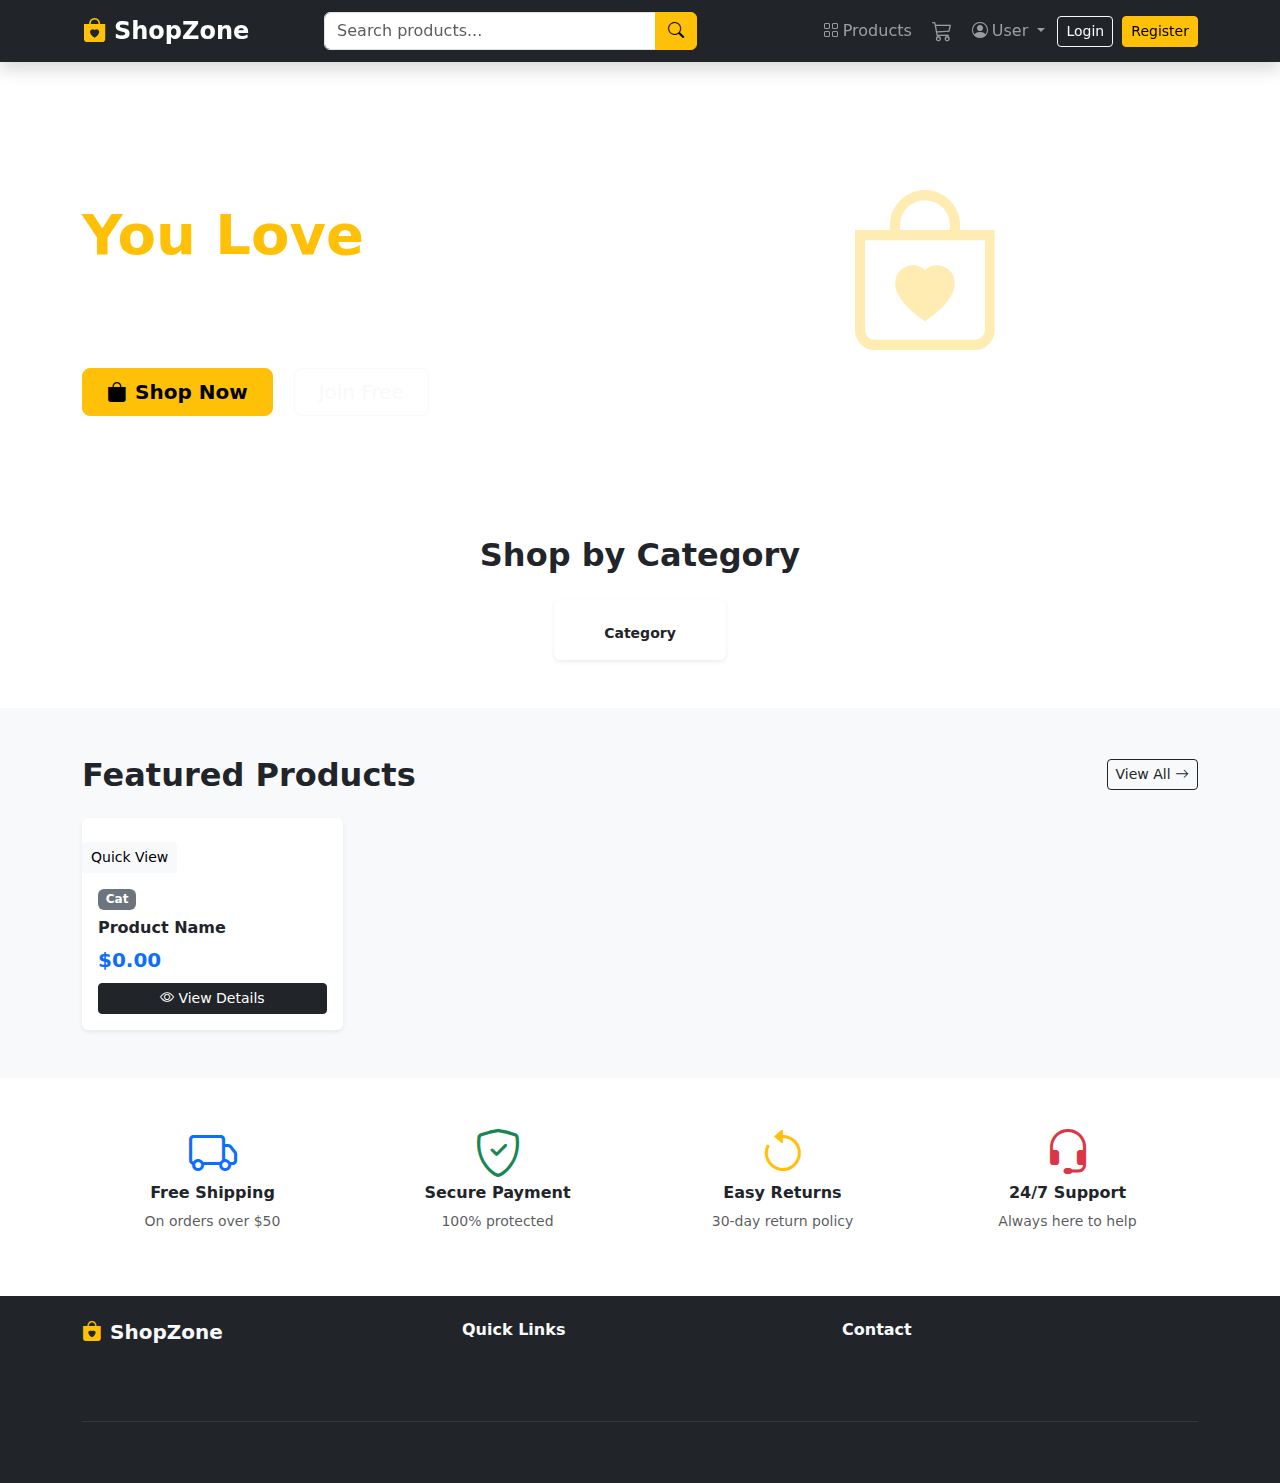
<file: src/main/resources/templates/index.html>
<!DOCTYPE html>
<html lang="en" xmlns:th="http://www.thymeleaf.org"
      xmlns:sec="http://www.thymeleaf.org/extras/spring-security">
<head>
    <meta charset="UTF-8">
    <meta name="viewport" content="width=device-width, initial-scale=1.0">
    <title>ShopZone - Your Online Store</title>
    <link href="https://cdn.jsdelivr.net/npm/bootstrap@5.3.0/dist/css/bootstrap.min.css" rel="stylesheet">
    <link href="https://cdn.jsdelivr.net/npm/bootstrap-icons@1.11.0/font/bootstrap-icons.css" rel="stylesheet">
    <link th:href="@{/css/style.css}" rel="stylesheet">
</head>
<body>
<!-- Navbar -->
<nav class="navbar navbar-expand-lg navbar-dark bg-dark sticky-top shadow">
    <div class="container">
        <a class="navbar-brand fw-bold fs-4" th:href="@{/}">
            <i class="bi bi-bag-heart-fill text-warning me-2"></i>ShopZone
        </a>
        <button class="navbar-toggler" type="button" data-bs-toggle="collapse" data-bs-target="#navbarNav">
            <span class="navbar-toggler-icon"></span>
        </button>
        <div class="collapse navbar-collapse" id="navbarNav">
            <form class="d-flex mx-auto" th:action="@{/products}" method="get" style="width:40%;">
                <div class="input-group">
                    <input class="form-control" type="search" name="search" placeholder="Search products...">
                    <button class="btn btn-warning" type="submit"><i class="bi bi-search"></i></button>
                </div>
            </form>
            <ul class="navbar-nav ms-auto align-items-center gap-1">
                <li class="nav-item"><a class="nav-link" th:href="@{/products}"><i class="bi bi-grid me-1"></i>Products</a></li>
                <li class="nav-item" sec:authorize="isAuthenticated()">
                    <a class="nav-link position-relative" th:href="@{/cart}">
                        <i class="bi bi-cart3 fs-5"></i>
                        <span class="position-absolute top-0 start-100 translate-middle badge rounded-pill bg-warning text-dark"
                              th:text="${cartCount}" th:if="${cartCount != null and cartCount > 0}"></span>
                    </a>
                </li>
                <li class="nav-item dropdown" sec:authorize="isAuthenticated()">
                    <a class="nav-link dropdown-toggle" href="#" data-bs-toggle="dropdown">
                        <i class="bi bi-person-circle me-1"></i><span sec:authentication="name">User</span>
                    </a>
                    <ul class="dropdown-menu dropdown-menu-end">
                        <li><a class="dropdown-item" th:href="@{/orders}"><i class="bi bi-bag me-2"></i>My Orders</a></li>
                        <li sec:authorize="hasRole('ADMIN')"><a class="dropdown-item" th:href="@{/admin}"><i class="bi bi-speedometer2 me-2"></i>Admin Panel</a></li>
                        <li><hr class="dropdown-divider"></li>
                        <li>
                            <form th:action="@{/logout}" method="post" class="d-inline">
                                <input type="hidden" th:name="${_csrf.parameterName}" th:value="${_csrf.token}">
                                <button class="dropdown-item text-danger" type="submit"><i class="bi bi-box-arrow-right me-2"></i>Logout</button>
                            </form>
                        </li>
                    </ul>
                </li>
                <li class="nav-item" sec:authorize="!isAuthenticated()">
                    <a class="btn btn-outline-light btn-sm me-1" th:href="@{/login}">Login</a>
                    <a class="btn btn-warning btn-sm" th:href="@{/register}">Register</a>
                </li>
            </ul>
        </div>
    </div>
</nav>

<!-- Hero Banner -->
<div class="hero-section text-white py-5">
    <div class="container py-4">
        <div class="row align-items-center">
            <div class="col-lg-6">
                <h1 class="display-4 fw-bold mb-3">Shop Everything<br><span class="text-warning">You Love</span></h1>
                <p class="lead mb-4">Discover thousands of products at unbeatable prices. Fast shipping, easy returns.</p>
                <a th:href="@{/products}" class="btn btn-warning btn-lg me-3 px-4 fw-bold">
                    <i class="bi bi-bag-fill me-2"></i>Shop Now
                </a>
                <a th:href="@{/register}" class="btn btn-outline-light btn-lg px-4" sec:authorize="!isAuthenticated()">
                    Join Free
                </a>
            </div>
            <div class="col-lg-6 text-center d-none d-lg-block">
                <i class="bi bi-bag-heart display-1 text-warning" style="font-size:10rem; opacity:0.3;"></i>
            </div>
        </div>
    </div>
</div>

<!-- Categories -->
<div class="container py-5">
    <h2 class="fw-bold mb-4 text-center">Shop by Category</h2>
    <div class="row g-3 justify-content-center">
        <div class="col-6 col-md-3 col-lg-2" th:each="cat : ${categories}">
            <a th:href="@{/products(category=${cat})}" class="text-decoration-none">
                <div class="card category-card text-center p-3 h-100 border-0 shadow-sm">
                    <div class="fs-1 mb-2">
                        <i th:class="${cat == 'Electronics' ? 'bi bi-phone text-primary' :
                                       cat == 'Clothing' ? 'bi bi-bag text-success' :
                                       cat == 'Footwear' ? 'bi bi-dribbble text-warning' :
                                       cat == 'Sports' ? 'bi bi-trophy text-danger' :
                                       cat == 'Kitchen' ? 'bi bi-cup-hot text-info' :
                                       'bi bi-grid text-secondary'}"></i>
                    </div>
                    <p class="fw-semibold text-dark mb-0 small" th:text="${cat}">Category</p>
                </div>
            </a>
        </div>
    </div>
</div>

<!-- Featured Products -->
<div class="bg-light py-5">
    <div class="container">
        <div class="d-flex justify-content-between align-items-center mb-4">
            <h2 class="fw-bold mb-0">Featured Products</h2>
            <a th:href="@{/products}" class="btn btn-outline-dark btn-sm">View All <i class="bi bi-arrow-right"></i></a>
        </div>
        <div class="row g-4">
            <div class="col-6 col-md-4 col-lg-3" th:each="product : ${products}">
                <div class="card product-card h-100 border-0 shadow-sm">
                    <div class="product-img-wrapper">
                        <img th:src="${product.imageUrl ?: 'https://via.placeholder.com/300?text=Product'}"
                             class="card-img-top product-img" th:alt="${product.name}">
                        <div class="product-overlay">
                            <a th:href="@{/products/{id}(id=${product.id})}" class="btn btn-light btn-sm">Quick View</a>
                        </div>
                    </div>
                    <div class="card-body d-flex flex-column">
                        <span class="badge bg-secondary mb-1 align-self-start small" th:text="${product.category}">Cat</span>
                        <h6 class="card-title fw-semibold mt-1" th:text="${product.name}">Product Name</h6>
                        <div class="mt-auto">
                            <p class="fw-bold text-primary fs-5 mb-2" th:text="'$' + ${#numbers.formatDecimal(product.price, 1, 2)}">$0.00</p>
                            <a th:href="@{/products/{id}(id=${product.id})}" class="btn btn-dark w-100 btn-sm">
                                <i class="bi bi-eye me-1"></i>View Details
                            </a>
                        </div>
                    </div>
                </div>
            </div>
        </div>
    </div>
</div>

<!-- Features Bar -->
<div class="container py-5">
    <div class="row g-4 text-center">
        <div class="col-md-3">
            <i class="bi bi-truck display-5 text-primary mb-2"></i>
            <h6 class="fw-bold">Free Shipping</h6>
            <p class="text-muted small">On orders over $50</p>
        </div>
        <div class="col-md-3">
            <i class="bi bi-shield-check display-5 text-success mb-2"></i>
            <h6 class="fw-bold">Secure Payment</h6>
            <p class="text-muted small">100% protected</p>
        </div>
        <div class="col-md-3">
            <i class="bi bi-arrow-counterclockwise display-5 text-warning mb-2"></i>
            <h6 class="fw-bold">Easy Returns</h6>
            <p class="text-muted small">30-day return policy</p>
        </div>
        <div class="col-md-3">
            <i class="bi bi-headset display-5 text-danger mb-2"></i>
            <h6 class="fw-bold">24/7 Support</h6>
            <p class="text-muted small">Always here to help</p>
        </div>
    </div>
</div>

<!-- Footer -->
<footer class="bg-dark text-light py-4">
    <div class="container">
        <div class="row">
            <div class="col-md-4">
                <h5 class="fw-bold"><i class="bi bi-bag-heart-fill text-warning me-2"></i>ShopZone</h5>
                <p class="text-muted small">Your one-stop shop for everything you need.</p>
            </div>
            <div class="col-md-4">
                <h6 class="fw-bold">Quick Links</h6>
                <ul class="list-unstyled small">
                    <li><a class="text-muted text-decoration-none" th:href="@{/}">Home</a></li>
                    <li><a class="text-muted text-decoration-none" th:href="@{/products}">Products</a></li>
                </ul>
            </div>
            <div class="col-md-4">
                <h6 class="fw-bold">Contact</h6>
                <p class="text-muted small mb-0"><i class="bi bi-envelope me-1"></i> support@shopzone.com</p>
                <p class="text-muted small"><i class="bi bi-telephone me-1"></i> +1 (555) 123-4567</p>
            </div>
        </div>
        <hr class="border-secondary">
        <p class="text-center text-muted small mb-0">© 2024 ShopZone. Built with Spring Boot.</p>
    </div>
</footer>

<script src="https://cdn.jsdelivr.net/npm/bootstrap@5.3.0/dist/js/bootstrap.bundle.min.js"></script>
</body>
</html>
</file>
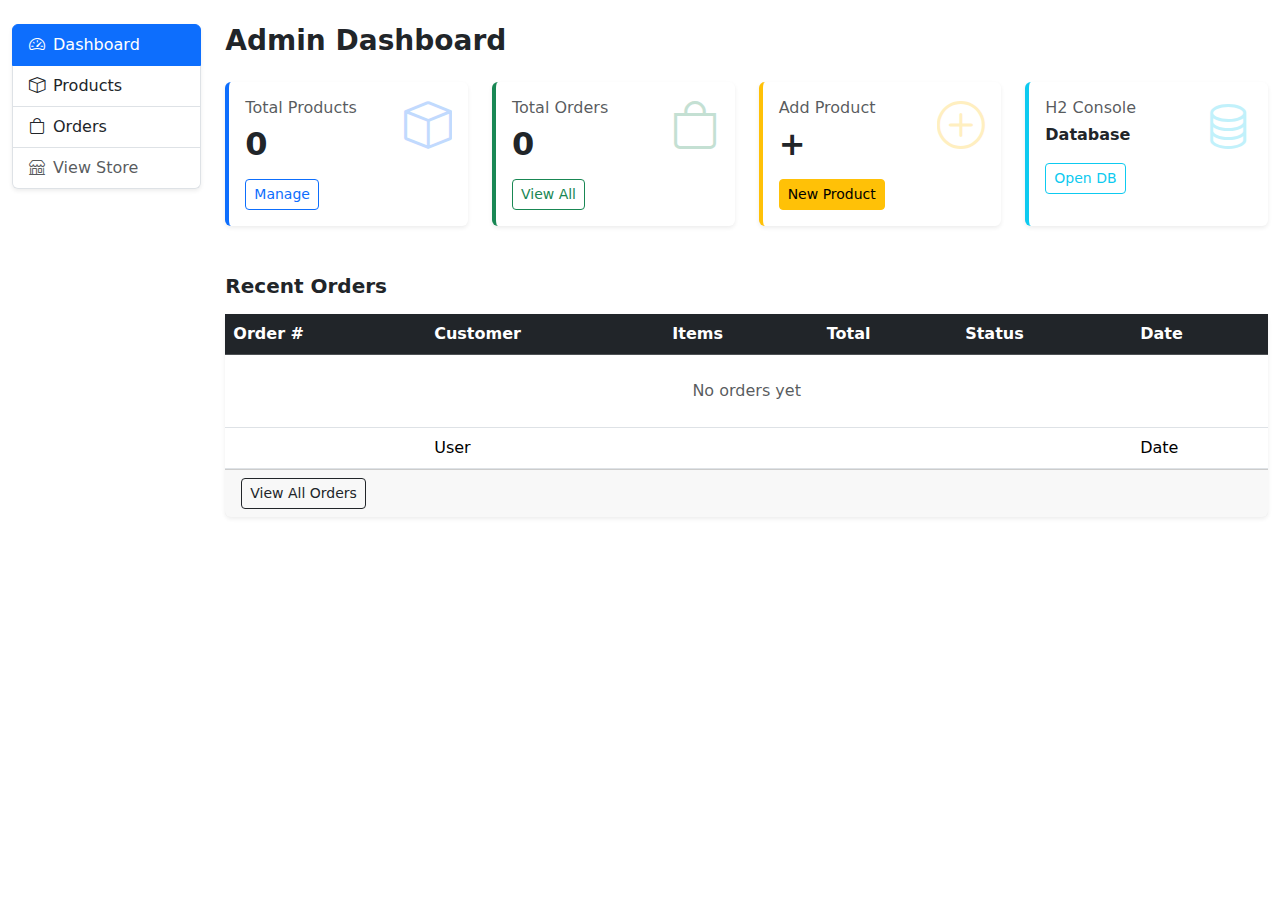
<file: src/main/resources/templates/admin/dashboard.html>
<!DOCTYPE html>
<html lang="en" xmlns:th="http://www.thymeleaf.org"
      xmlns:sec="http://www.thymeleaf.org/extras/spring-security">
<head>
    <meta charset="UTF-8">
    <meta name="viewport" content="width=device-width, initial-scale=1.0">
    <title>Admin Dashboard - ShopZone</title>
    <link href="https://cdn.jsdelivr.net/npm/bootstrap@5.3.0/dist/css/bootstrap.min.css" rel="stylesheet">
    <link href="https://cdn.jsdelivr.net/npm/bootstrap-icons@1.11.0/font/bootstrap-icons.css" rel="stylesheet">
    <link th:href="@{/css/style.css}" rel="stylesheet">
</head>
<body>
<div th:replace="~{fragments/nav :: navbar}"></div>
<div th:replace="~{fragments/nav :: alerts}"></div>

<div class="container-fluid py-4">
    <div class="row">
        <!-- Admin Sidebar -->
        <div class="col-lg-2 mb-4">
            <div class="list-group shadow-sm">
                <a th:href="@{/admin}" class="list-group-item list-group-item-action active">
                    <i class="bi bi-speedometer2 me-2"></i>Dashboard
                </a>
                <a th:href="@{/admin/products}" class="list-group-item list-group-item-action">
                    <i class="bi bi-box me-2"></i>Products
                </a>
                <a th:href="@{/admin/orders}" class="list-group-item list-group-item-action">
                    <i class="bi bi-bag me-2"></i>Orders
                </a>
                <a th:href="@{/}" class="list-group-item list-group-item-action text-muted">
                    <i class="bi bi-shop me-2"></i>View Store
                </a>
            </div>
        </div>

        <!-- Main Content -->
        <div class="col-lg-10">
            <h3 class="fw-bold mb-4">Admin Dashboard</h3>

            <!-- Stats Cards -->
            <div class="row g-4 mb-5">
                <div class="col-md-3">
                    <div class="card border-0 shadow-sm h-100 border-start border-primary border-4">
                        <div class="card-body">
                            <div class="d-flex justify-content-between align-items-start">
                                <div>
                                    <h6 class="text-muted">Total Products</h6>
                                    <h2 class="fw-bold" th:text="${totalProducts}">0</h2>
                                </div>
                                <i class="bi bi-box display-5 text-primary opacity-25"></i>
                            </div>
                            <a th:href="@{/admin/products}" class="btn btn-outline-primary btn-sm mt-2">Manage</a>
                        </div>
                    </div>
                </div>
                <div class="col-md-3">
                    <div class="card border-0 shadow-sm h-100 border-start border-success border-4">
                        <div class="card-body">
                            <div class="d-flex justify-content-between align-items-start">
                                <div>
                                    <h6 class="text-muted">Total Orders</h6>
                                    <h2 class="fw-bold" th:text="${totalOrders}">0</h2>
                                </div>
                                <i class="bi bi-bag display-5 text-success opacity-25"></i>
                            </div>
                            <a th:href="@{/admin/orders}" class="btn btn-outline-success btn-sm mt-2">View All</a>
                        </div>
                    </div>
                </div>
                <div class="col-md-3">
                    <div class="card border-0 shadow-sm h-100 border-start border-warning border-4">
                        <div class="card-body">
                            <div class="d-flex justify-content-between align-items-start">
                                <div>
                                    <h6 class="text-muted">Add Product</h6>
                                    <h2 class="fw-bold">+</h2>
                                </div>
                                <i class="bi bi-plus-circle display-5 text-warning opacity-25"></i>
                            </div>
                            <a th:href="@{/admin/products/new}" class="btn btn-warning btn-sm mt-2">New Product</a>
                        </div>
                    </div>
                </div>
                <div class="col-md-3">
                    <div class="card border-0 shadow-sm h-100 border-start border-info border-4">
                        <div class="card-body">
                            <div class="d-flex justify-content-between align-items-start">
                                <div>
                                    <h6 class="text-muted">H2 Console</h6>
                                    <h6 class="fw-bold">Database</h6>
                                </div>
                                <i class="bi bi-database display-5 text-info opacity-25"></i>
                            </div>
                            <a href="/h2-console" target="_blank" class="btn btn-outline-info btn-sm mt-2">Open DB</a>
                        </div>
                    </div>
                </div>
            </div>

            <!-- Recent Orders -->
            <h5 class="fw-bold mb-3">Recent Orders</h5>
            <div class="card border-0 shadow-sm">
                <div class="table-responsive">
                    <table class="table table-hover align-middle mb-0">
                        <thead class="table-dark">
                            <tr>
                                <th>Order #</th>
                                <th>Customer</th>
                                <th>Items</th>
                                <th>Total</th>
                                <th>Status</th>
                                <th>Date</th>
                            </tr>
                        </thead>
                        <tbody>
                            <tr th:if="${recentOrders.empty}">
                                <td colspan="6" class="text-center text-muted py-4">No orders yet</td>
                            </tr>
                            <tr th:each="order : ${recentOrders}">
                                <td class="fw-semibold" th:text="'#' + ${order.id}"></td>
                                <td th:text="${order.user.firstName + ' ' + order.user.lastName}">User</td>
                                <td th:text="${order.items.size()} + ' item(s)'"></td>
                                <td class="fw-bold" th:text="'$' + ${#numbers.formatDecimal(order.totalAmount, 1, 2)}"></td>
                                <td>
                                    <span class="badge"
                                          th:classappend="${order.status.name() == 'PENDING'} ? 'bg-warning text-dark' :
                                                          ${order.status.name() == 'CONFIRMED'} ? 'bg-info' :
                                                          ${order.status.name() == 'SHIPPED'} ? 'bg-primary' :
                                                          ${order.status.name() == 'DELIVERED'} ? 'bg-success' : 'bg-danger'"
                                          th:text="${order.status}">Status</span>
                                </td>
                                <td th:text="${#temporals.format(order.createdAt, 'MMM dd, yyyy')}">Date</td>
                            </tr>
                        </tbody>
                    </table>
                </div>
                <div class="card-footer">
                    <a th:href="@{/admin/orders}" class="btn btn-outline-dark btn-sm">View All Orders</a>
                </div>
            </div>
        </div>
    </div>
</div>

<div th:replace="~{fragments/nav :: footer}"></div>
<script src="https://cdn.jsdelivr.net/npm/bootstrap@5.3.0/dist/js/bootstrap.bundle.min.js"></script>
</body>
</html>
</file>
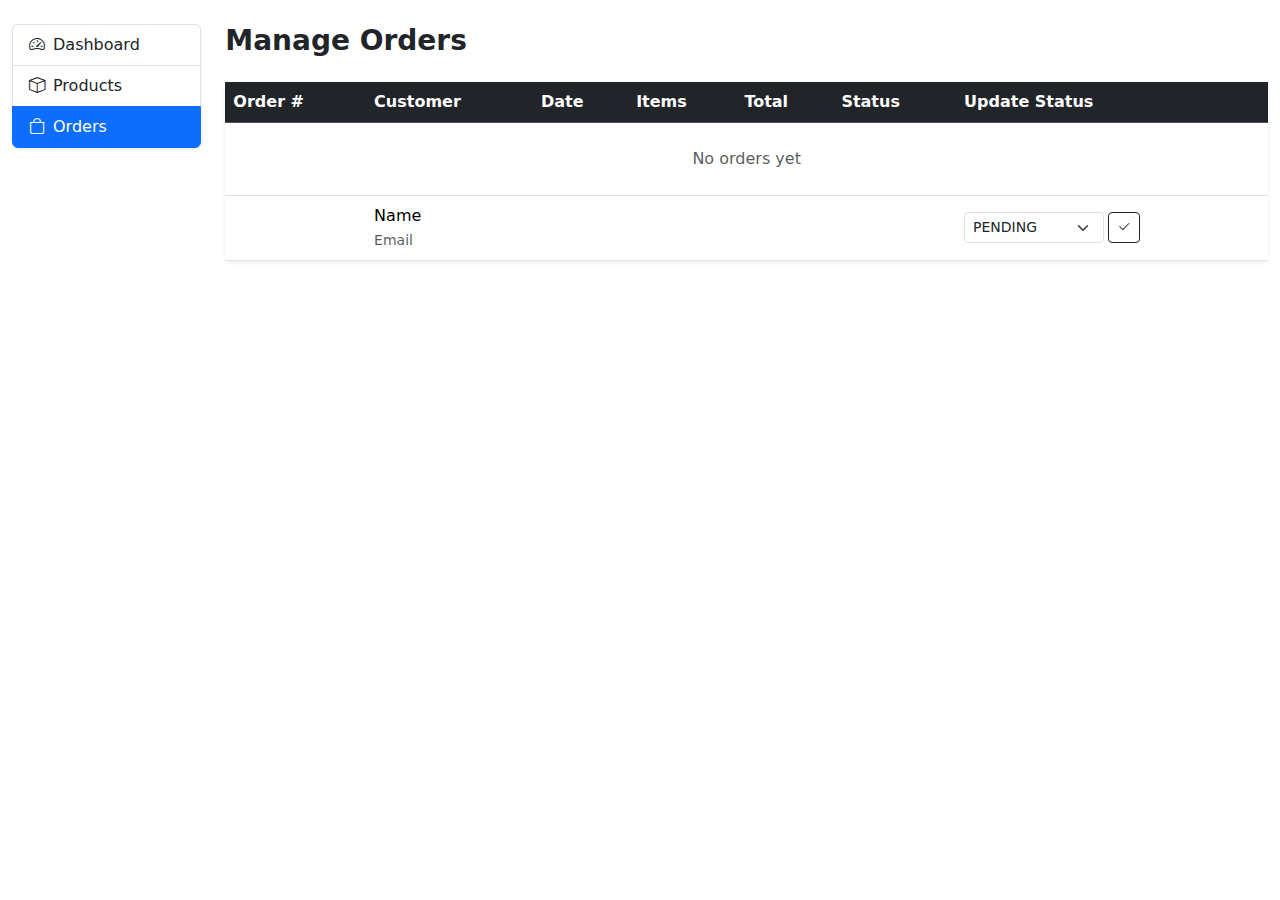
<file: src/main/resources/templates/admin/orders.html>
<!DOCTYPE html>
<html lang="en" xmlns:th="http://www.thymeleaf.org">
<head>
    <meta charset="UTF-8">
    <meta name="viewport" content="width=device-width, initial-scale=1.0">
    <title>Manage Orders - Admin</title>
    <link href="https://cdn.jsdelivr.net/npm/bootstrap@5.3.0/dist/css/bootstrap.min.css" rel="stylesheet">
    <link href="https://cdn.jsdelivr.net/npm/bootstrap-icons@1.11.0/font/bootstrap-icons.css" rel="stylesheet">
    <link th:href="@{/css/style.css}" rel="stylesheet">
</head>
<body>
<div th:replace="~{fragments/nav :: navbar}"></div>
<div th:replace="~{fragments/nav :: alerts}"></div>

<div class="container-fluid py-4">
    <div class="row">
        <div class="col-lg-2 mb-4">
            <div class="list-group shadow-sm">
                <a th:href="@{/admin}" class="list-group-item list-group-item-action">
                    <i class="bi bi-speedometer2 me-2"></i>Dashboard
                </a>
                <a th:href="@{/admin/products}" class="list-group-item list-group-item-action">
                    <i class="bi bi-box me-2"></i>Products
                </a>
                <a th:href="@{/admin/orders}" class="list-group-item list-group-item-action active">
                    <i class="bi bi-bag me-2"></i>Orders
                </a>
            </div>
        </div>

        <div class="col-lg-10">
            <h3 class="fw-bold mb-4">Manage Orders</h3>

            <div class="card border-0 shadow-sm">
                <div class="table-responsive">
                    <table class="table table-hover align-middle mb-0">
                        <thead class="table-dark">
                            <tr>
                                <th>Order #</th>
                                <th>Customer</th>
                                <th>Date</th>
                                <th>Items</th>
                                <th>Total</th>
                                <th>Status</th>
                                <th>Update Status</th>
                            </tr>
                        </thead>
                        <tbody>
                            <tr th:if="${orders.empty}">
                                <td colspan="7" class="text-center text-muted py-4">No orders yet</td>
                            </tr>
                            <tr th:each="order : ${orders}">
                                <td class="fw-semibold" th:text="'#' + ${order.id}"></td>
                                <td>
                                    <div th:text="${order.user.firstName + ' ' + order.user.lastName}">Name</div>
                                    <small class="text-muted" th:text="${order.user.email}">Email</small>
                                </td>
                                <td th:text="${#temporals.format(order.createdAt, 'MMM dd, yyyy')}"></td>
                                <td th:text="${order.items.size()}"></td>
                                <td class="fw-bold" th:text="'$' + ${#numbers.formatDecimal(order.totalAmount, 1, 2)}"></td>
                                <td>
                                    <span class="badge"
                                          th:classappend="${order.status.name() == 'PENDING'} ? 'bg-warning text-dark' :
                                                          ${order.status.name() == 'CONFIRMED'} ? 'bg-info' :
                                                          ${order.status.name() == 'SHIPPED'} ? 'bg-primary' :
                                                          ${order.status.name() == 'DELIVERED'} ? 'bg-success' : 'bg-danger'"
                                          th:text="${order.status}">Status</span>
                                </td>
                                <td>
                                    <form th:action="@{/admin/orders/{id}/status(id=${order.id})}" method="post" class="d-flex gap-1">
                                        <input type="hidden" th:name="${_csrf.parameterName}" th:value="${_csrf.token}">
                                        <select name="status" class="form-select form-select-sm" style="width:140px;">
                                            <option value="PENDING" th:selected="${order.status.name() == 'PENDING'}">PENDING</option>
                                            <option value="CONFIRMED" th:selected="${order.status.name() == 'CONFIRMED'}">CONFIRMED</option>
                                            <option value="SHIPPED" th:selected="${order.status.name() == 'SHIPPED'}">SHIPPED</option>
                                            <option value="DELIVERED" th:selected="${order.status.name() == 'DELIVERED'}">DELIVERED</option>
                                            <option value="CANCELLED" th:selected="${order.status.name() == 'CANCELLED'}">CANCELLED</option>
                                        </select>
                                        <button type="submit" class="btn btn-outline-dark btn-sm">
                                            <i class="bi bi-check2"></i>
                                        </button>
                                    </form>
                                </td>
                            </tr>
                        </tbody>
                    </table>
                </div>
            </div>
        </div>
    </div>
</div>

<div th:replace="~{fragments/nav :: footer}"></div>
<script src="https://cdn.jsdelivr.net/npm/bootstrap@5.3.0/dist/js/bootstrap.bundle.min.js"></script>
</body>
</html>
</file>
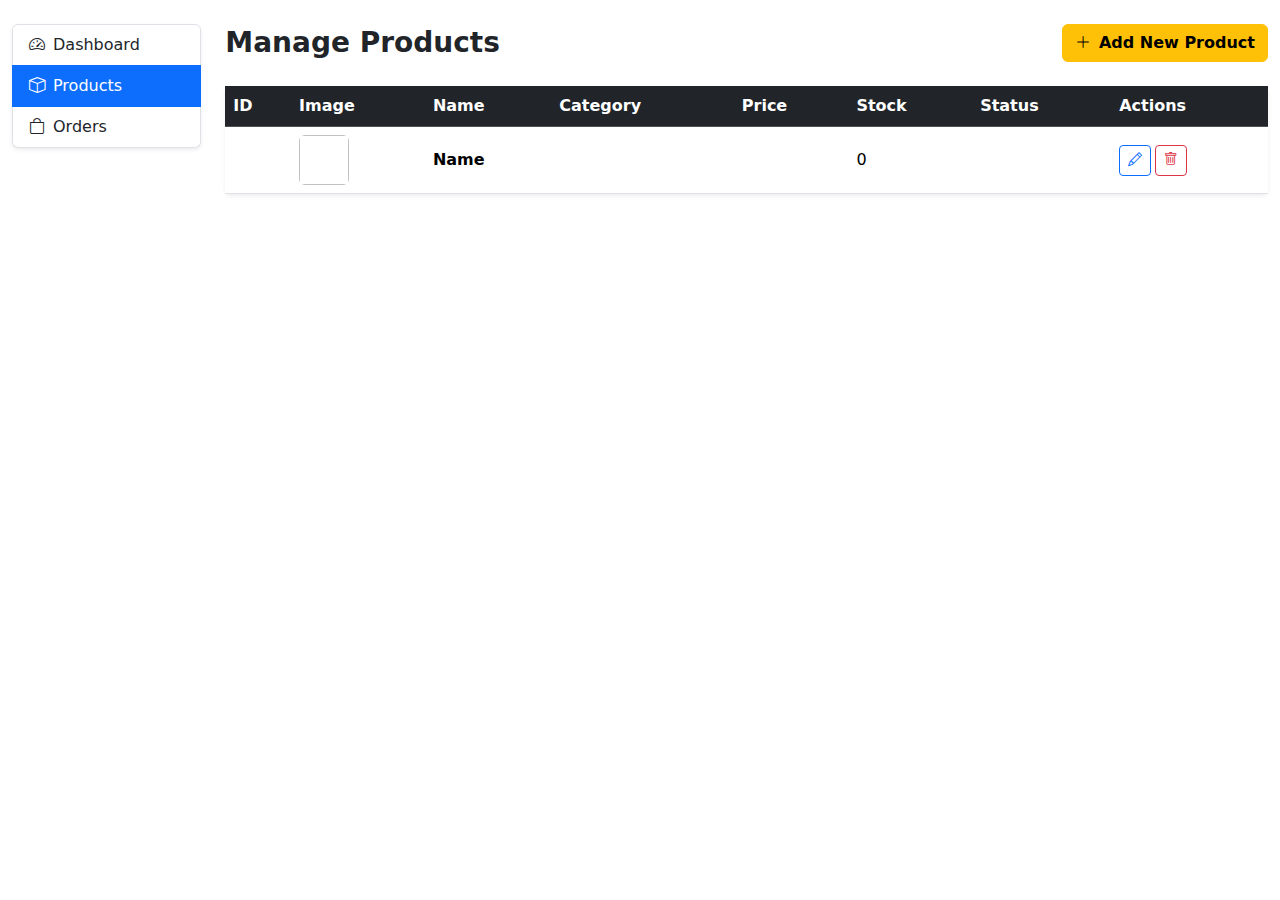
<file: src/main/resources/templates/admin/products.html>
<!DOCTYPE html>
<html lang="en" xmlns:th="http://www.thymeleaf.org">
<head>
    <meta charset="UTF-8">
    <meta name="viewport" content="width=device-width, initial-scale=1.0">
    <title>Manage Products - Admin</title>
    <link href="https://cdn.jsdelivr.net/npm/bootstrap@5.3.0/dist/css/bootstrap.min.css" rel="stylesheet">
    <link href="https://cdn.jsdelivr.net/npm/bootstrap-icons@1.11.0/font/bootstrap-icons.css" rel="stylesheet">
    <link th:href="@{/css/style.css}" rel="stylesheet">
</head>
<body>
<div th:replace="~{fragments/nav :: navbar}"></div>
<div th:replace="~{fragments/nav :: alerts}"></div>

<div class="container-fluid py-4">
    <div class="row">
        <div class="col-lg-2 mb-4">
            <div class="list-group shadow-sm">
                <a th:href="@{/admin}" class="list-group-item list-group-item-action">
                    <i class="bi bi-speedometer2 me-2"></i>Dashboard
                </a>
                <a th:href="@{/admin/products}" class="list-group-item list-group-item-action active">
                    <i class="bi bi-box me-2"></i>Products
                </a>
                <a th:href="@{/admin/orders}" class="list-group-item list-group-item-action">
                    <i class="bi bi-bag me-2"></i>Orders
                </a>
            </div>
        </div>

        <div class="col-lg-10">
            <div class="d-flex justify-content-between align-items-center mb-4">
                <h3 class="fw-bold mb-0">Manage Products</h3>
                <a th:href="@{/admin/products/new}" class="btn btn-warning fw-bold">
                    <i class="bi bi-plus-lg me-2"></i>Add New Product
                </a>
            </div>

            <div class="card border-0 shadow-sm">
                <div class="table-responsive">
                    <table class="table table-hover align-middle mb-0">
                        <thead class="table-dark">
                            <tr>
                                <th>ID</th>
                                <th>Image</th>
                                <th>Name</th>
                                <th>Category</th>
                                <th>Price</th>
                                <th>Stock</th>
                                <th>Status</th>
                                <th>Actions</th>
                            </tr>
                        </thead>
                        <tbody>
                            <tr th:each="product : ${products}">
                                <td class="text-muted small" th:text="${product.id}"></td>
                                <td>
                                    <img th:src="${product.imageUrl ?: 'https://via.placeholder.com/50?text=P'}"
                                         width="50" height="50" class="rounded" style="object-fit:cover;">
                                </td>
                                <td class="fw-semibold" th:text="${product.name}">Name</td>
                                <td><span class="badge bg-secondary" th:text="${product.category}"></span></td>
                                <td class="fw-bold" th:text="'$' + ${#numbers.formatDecimal(product.price, 1, 2)}"></td>
                                <td>
                                    <span th:text="${product.stockQuantity}"
                                          th:classappend="${product.stockQuantity == 0} ? 'text-danger fw-bold' :
                                                          ${product.stockQuantity < 10} ? 'text-warning fw-bold' : 'text-success'">0</span>
                                </td>
                                <td>
                                    <span class="badge" th:text="${product.active ? 'Active' : 'Inactive'}"
                                          th:classappend="${product.active} ? 'bg-success' : 'bg-secondary'"></span>
                                </td>
                                <td>
                                    <div class="d-flex gap-1">
                                        <a th:href="@{/admin/products/edit/{id}(id=${product.id})}"
                                           class="btn btn-outline-primary btn-sm">
                                            <i class="bi bi-pencil"></i>
                                        </a>
                                        <form th:action="@{/admin/products/delete/{id}(id=${product.id})}" method="post"
                                              th:if="${product.active}">
                                            <input type="hidden" th:name="${_csrf.parameterName}" th:value="${_csrf.token}">
                                            <button type="submit" class="btn btn-outline-danger btn-sm"
                                                    onclick="return confirm('Deactivate this product?')">
                                                <i class="bi bi-trash"></i>
                                            </button>
                                        </form>
                                    </div>
                                </td>
                            </tr>
                        </tbody>
                    </table>
                </div>
            </div>
        </div>
    </div>
</div>

<div th:replace="~{fragments/nav :: footer}"></div>
<script src="https://cdn.jsdelivr.net/npm/bootstrap@5.3.0/dist/js/bootstrap.bundle.min.js"></script>
</body>
</html>
</file>
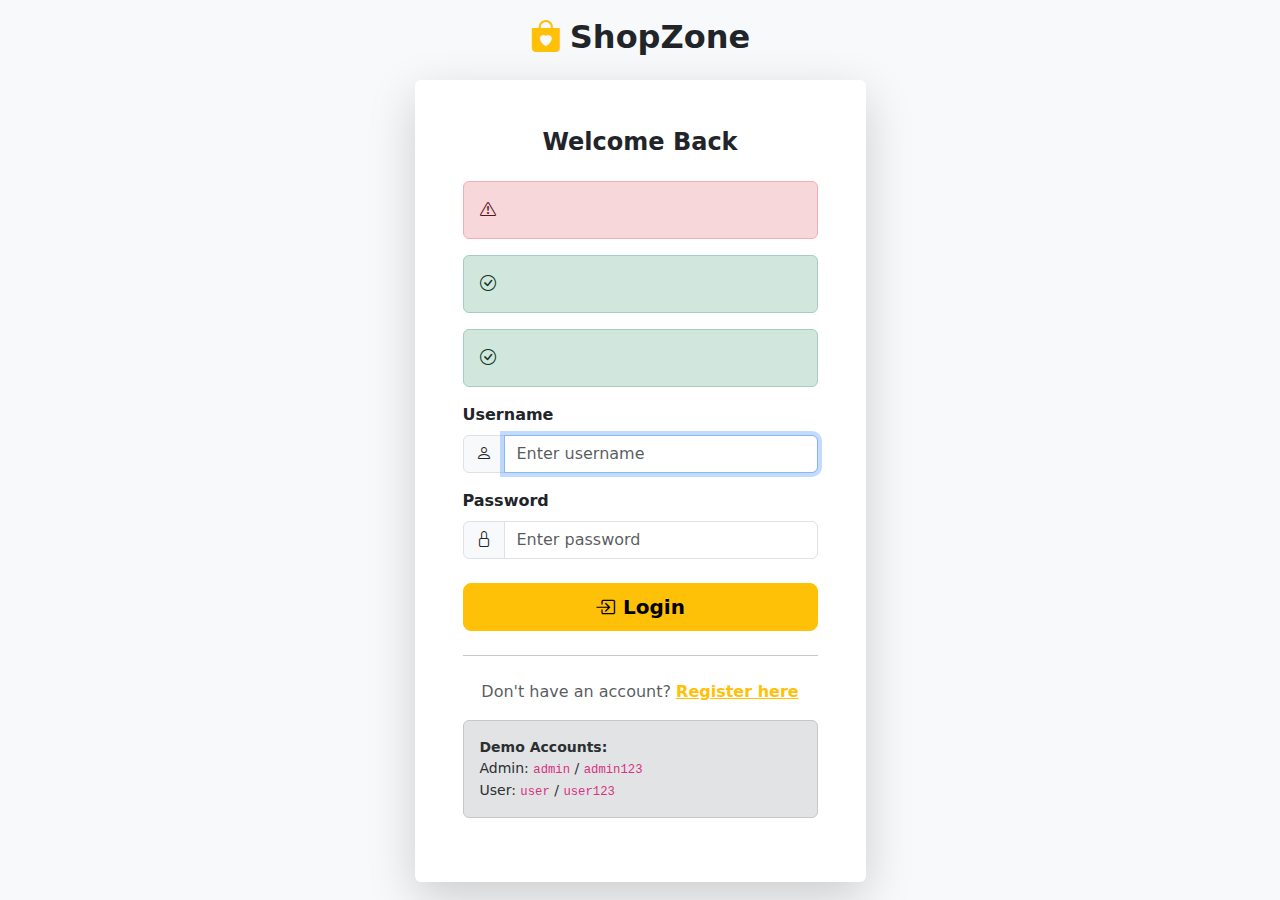
<file: src/main/resources/templates/auth/login.html>
<!DOCTYPE html>
<html lang="en" xmlns:th="http://www.thymeleaf.org">
<head>
    <meta charset="UTF-8">
    <meta name="viewport" content="width=device-width, initial-scale=1.0">
    <title>Login - ShopZone</title>
    <link href="https://cdn.jsdelivr.net/npm/bootstrap@5.3.0/dist/css/bootstrap.min.css" rel="stylesheet">
    <link href="https://cdn.jsdelivr.net/npm/bootstrap-icons@1.11.0/font/bootstrap-icons.css" rel="stylesheet">
    <link th:href="@{/css/style.css}" rel="stylesheet">
</head>
<body class="bg-light">
<div class="min-vh-100 d-flex align-items-center">
    <div class="container">
        <div class="row justify-content-center">
            <div class="col-md-5">
                <div class="text-center mb-4">
                    <a th:href="@{/}" class="text-decoration-none">
                        <h2 class="fw-bold text-dark">
                            <i class="bi bi-bag-heart-fill text-warning me-2"></i>ShopZone
                        </h2>
                    </a>
                </div>
                <div class="card border-0 shadow-lg">
                    <div class="card-body p-5">
                        <h4 class="fw-bold text-center mb-4">Welcome Back</h4>

                        <div class="alert alert-danger" th:if="${error}">
                            <i class="bi bi-exclamation-triangle me-2"></i><span th:text="${error}"></span>
                        </div>
                        <div class="alert alert-success" th:if="${message}">
                            <i class="bi bi-check-circle me-2"></i><span th:text="${message}"></span>
                        </div>
                        <div class="alert alert-success" th:if="${success}">
                            <i class="bi bi-check-circle me-2"></i><span th:text="${success}"></span>
                        </div>

                        <form th:action="@{/login}" method="post">
                            <input type="hidden" th:name="${_csrf.parameterName}" th:value="${_csrf.token}">
                            <div class="mb-3">
                                <label class="form-label fw-semibold">Username</label>
                                <div class="input-group">
                                    <span class="input-group-text"><i class="bi bi-person"></i></span>
                                    <input type="text" name="username" class="form-control" placeholder="Enter username" required autofocus>
                                </div>
                            </div>
                            <div class="mb-4">
                                <label class="form-label fw-semibold">Password</label>
                                <div class="input-group">
                                    <span class="input-group-text"><i class="bi bi-lock"></i></span>
                                    <input type="password" name="password" class="form-control" placeholder="Enter password" required>
                                </div>
                            </div>
                            <button type="submit" class="btn btn-warning w-100 fw-bold btn-lg">
                                <i class="bi bi-box-arrow-in-right me-2"></i>Login
                            </button>
                        </form>

                        <hr class="my-4">
                        <p class="text-center text-muted mb-0">
                            Don't have an account? <a th:href="@{/register}" class="fw-bold text-warning">Register here</a>
                        </p>

                        <div class="alert alert-secondary mt-3 small">
                            <strong>Demo Accounts:</strong><br>
                            Admin: <code>admin</code> / <code>admin123</code><br>
                            User: <code>user</code> / <code>user123</code>
                        </div>
                    </div>
                </div>
            </div>
        </div>
    </div>
</div>
<script src="https://cdn.jsdelivr.net/npm/bootstrap@5.3.0/dist/js/bootstrap.bundle.min.js"></script>
</body>
</html>
</file>
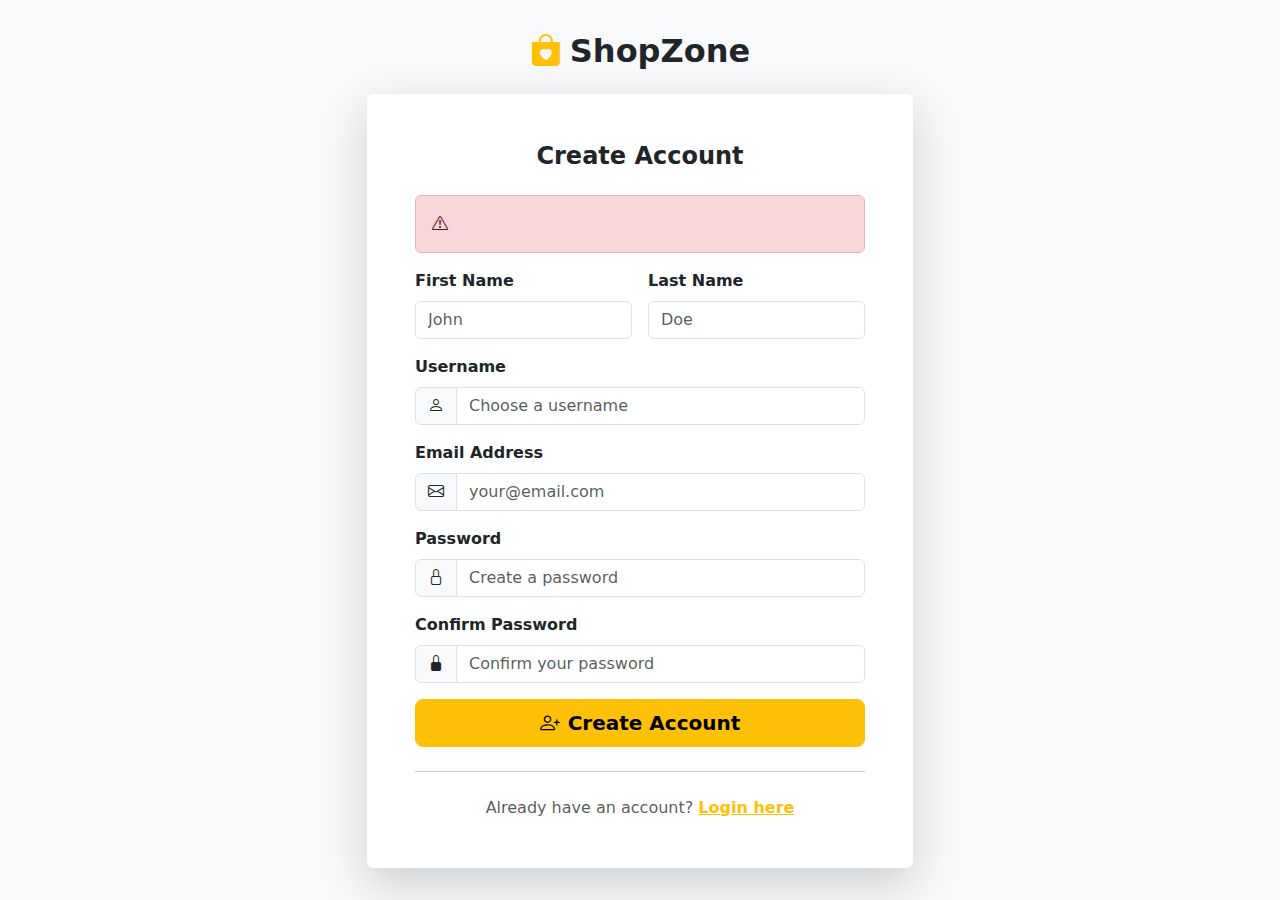
<file: src/main/resources/templates/auth/register.html>
<!DOCTYPE html>
<html lang="en" xmlns:th="http://www.thymeleaf.org">
<head>
    <meta charset="UTF-8">
    <meta name="viewport" content="width=device-width, initial-scale=1.0">
    <title>Register - ShopZone</title>
    <link href="https://cdn.jsdelivr.net/npm/bootstrap@5.3.0/dist/css/bootstrap.min.css" rel="stylesheet">
    <link href="https://cdn.jsdelivr.net/npm/bootstrap-icons@1.11.0/font/bootstrap-icons.css" rel="stylesheet">
    <link th:href="@{/css/style.css}" rel="stylesheet">
</head>
<body class="bg-light">
<div class="min-vh-100 d-flex align-items-center py-4">
    <div class="container">
        <div class="row justify-content-center">
            <div class="col-md-6">
                <div class="text-center mb-4">
                    <a th:href="@{/}" class="text-decoration-none">
                        <h2 class="fw-bold text-dark">
                            <i class="bi bi-bag-heart-fill text-warning me-2"></i>ShopZone
                        </h2>
                    </a>
                </div>
                <div class="card border-0 shadow-lg">
                    <div class="card-body p-5">
                        <h4 class="fw-bold text-center mb-4">Create Account</h4>

                        <div class="alert alert-danger" th:if="${error}">
                            <i class="bi bi-exclamation-triangle me-2"></i><span th:text="${error}"></span>
                        </div>

                        <form th:action="@{/register}" method="post">
                            <input type="hidden" th:name="${_csrf.parameterName}" th:value="${_csrf.token}">
                            <div class="row g-3">
                                <div class="col-6">
                                    <label class="form-label fw-semibold">First Name</label>
                                    <input type="text" name="firstName" class="form-control" placeholder="John" required>
                                </div>
                                <div class="col-6">
                                    <label class="form-label fw-semibold">Last Name</label>
                                    <input type="text" name="lastName" class="form-control" placeholder="Doe" required>
                                </div>
                                <div class="col-12">
                                    <label class="form-label fw-semibold">Username</label>
                                    <div class="input-group">
                                        <span class="input-group-text"><i class="bi bi-person"></i></span>
                                        <input type="text" name="username" class="form-control" placeholder="Choose a username" required minlength="3">
                                    </div>
                                </div>
                                <div class="col-12">
                                    <label class="form-label fw-semibold">Email Address</label>
                                    <div class="input-group">
                                        <span class="input-group-text"><i class="bi bi-envelope"></i></span>
                                        <input type="email" name="email" class="form-control" placeholder="your@email.com" required>
                                    </div>
                                </div>
                                <div class="col-12">
                                    <label class="form-label fw-semibold">Password</label>
                                    <div class="input-group">
                                        <span class="input-group-text"><i class="bi bi-lock"></i></span>
                                        <input type="password" name="password" id="password" class="form-control" placeholder="Create a password" required minlength="6">
                                    </div>
                                </div>
                                <div class="col-12">
                                    <label class="form-label fw-semibold">Confirm Password</label>
                                    <div class="input-group">
                                        <span class="input-group-text"><i class="bi bi-lock-fill"></i></span>
                                        <input type="password" id="confirmPassword" class="form-control" placeholder="Confirm your password" required>
                                    </div>
                                </div>
                                <div class="col-12">
                                    <button type="submit" class="btn btn-warning w-100 fw-bold btn-lg">
                                        <i class="bi bi-person-plus me-2"></i>Create Account
                                    </button>
                                </div>
                            </div>
                        </form>

                        <hr class="my-4">
                        <p class="text-center text-muted mb-0">
                            Already have an account? <a th:href="@{/login}" class="fw-bold text-warning">Login here</a>
                        </p>
                    </div>
                </div>
            </div>
        </div>
    </div>
</div>
<script src="https://cdn.jsdelivr.net/npm/bootstrap@5.3.0/dist/js/bootstrap.bundle.min.js"></script>
<script>
document.querySelector('form').addEventListener('submit', function(e) {
    const pass = document.getElementById('password').value;
    const confirm = document.getElementById('confirmPassword').value;
    if (pass !== confirm) {
        e.preventDefault();
        alert('Passwords do not match!');
    }
});
</script>
</body>
</html>
</file>
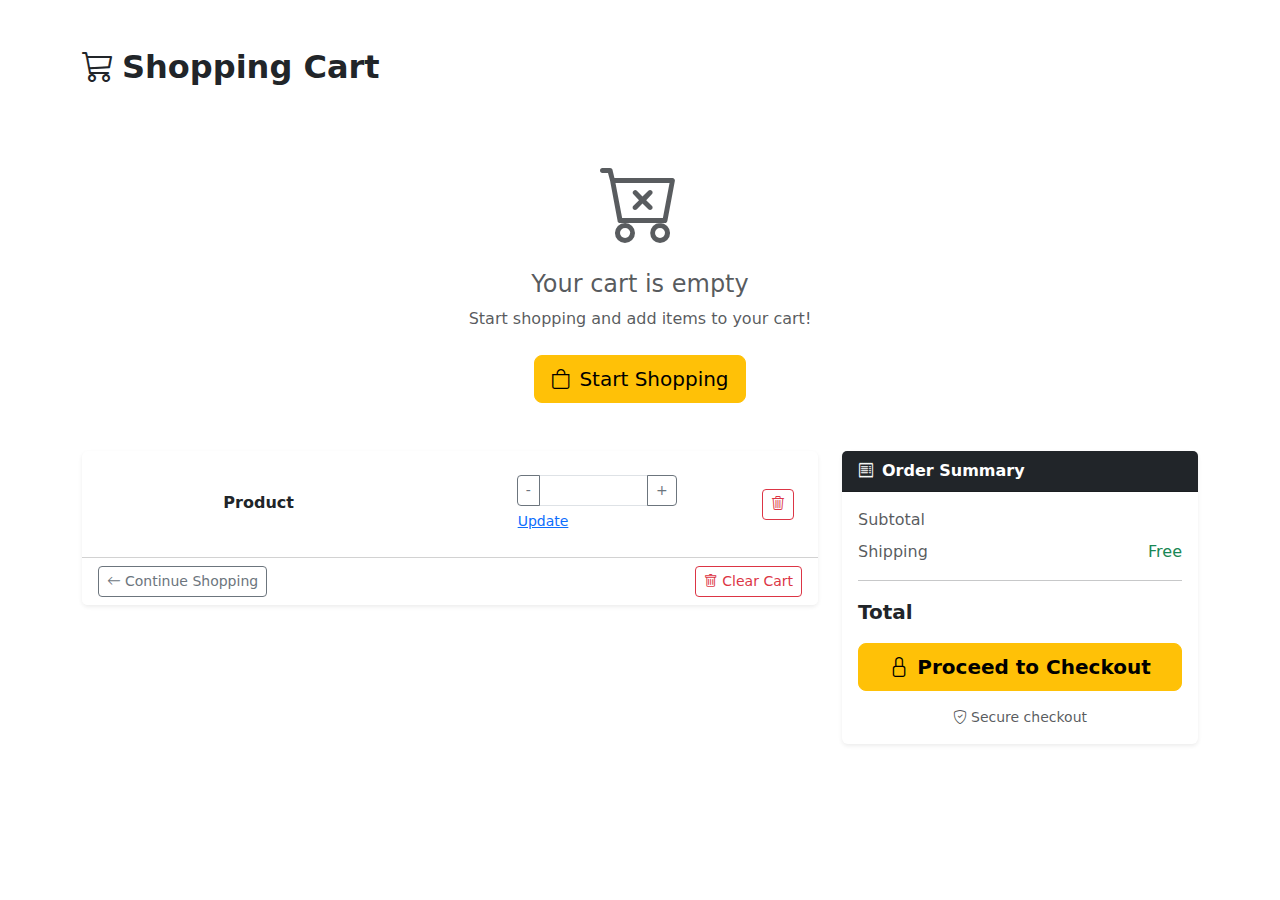
<file: src/main/resources/templates/cart/view.html>
<!DOCTYPE html>
<html lang="en" xmlns:th="http://www.thymeleaf.org"
      xmlns:sec="http://www.thymeleaf.org/extras/spring-security">
<head>
    <meta charset="UTF-8">
    <meta name="viewport" content="width=device-width, initial-scale=1.0">
    <title>Shopping Cart - ShopZone</title>
    <link href="https://cdn.jsdelivr.net/npm/bootstrap@5.3.0/dist/css/bootstrap.min.css" rel="stylesheet">
    <link href="https://cdn.jsdelivr.net/npm/bootstrap-icons@1.11.0/font/bootstrap-icons.css" rel="stylesheet">
    <link th:href="@{/css/style.css}" rel="stylesheet">
</head>
<body>
<div th:replace="~{fragments/nav :: navbar}"></div>
<div th:replace="~{fragments/nav :: alerts}"></div>

<div class="container py-5">
    <h2 class="fw-bold mb-4"><i class="bi bi-cart3 me-2"></i>Shopping Cart</h2>

    <!-- Empty Cart -->
    <div th:if="${cartItems.empty}" class="text-center py-5">
        <i class="bi bi-cart-x display-1 text-muted"></i>
        <h4 class="mt-3 text-muted">Your cart is empty</h4>
        <p class="text-muted">Start shopping and add items to your cart!</p>
        <a th:href="@{/products}" class="btn btn-warning btn-lg mt-2">
            <i class="bi bi-bag me-2"></i>Start Shopping
        </a>
    </div>

    <div th:if="${!cartItems.empty}" class="row g-4">
        <!-- Cart Items -->
        <div class="col-lg-8">
            <div class="card border-0 shadow-sm">
                <div class="card-body p-0">
                    <div th:each="item, stat : ${cartItems}" class="p-4" th:classappend="${!stat.last} ? 'border-bottom' : ''">
                        <div class="row align-items-center g-3">
                            <div class="col-3 col-md-2">
                                <img th:src="${item.imageUrl ?: 'https://via.placeholder.com/80?text=P'}"
                                     class="img-fluid rounded" th:alt="${item.productName}">
                            </div>
                            <div class="col-5 col-md-5">
                                <h6 class="fw-semibold mb-1" th:text="${item.productName}">Product</h6>
                                <p class="text-muted small mb-0" th:text="'$' + ${#numbers.formatDecimal(item.unitPrice, 1, 2)} + ' each'"></p>
                            </div>
                            <div class="col-4 col-md-3">
                                <form th:action="@{/cart/update/{id}(id=${item.productId})}" method="post">
                                    <input type="hidden" th:name="${_csrf.parameterName}" th:value="${_csrf.token}">
                                    <div class="input-group input-group-sm">
                                        <button class="btn btn-outline-secondary" type="button"
                                                th:onclick="'setQty(this, ' + (${item.quantity} - 1) + ')'">-</button>
                                        <input type="number" name="quantity" th:value="${item.quantity}"
                                               min="0" max="99" class="form-control text-center" id="qty-input">
                                        <button class="btn btn-outline-secondary" type="button"
                                                th:onclick="'setQty(this, ' + (${item.quantity} + 1) + ')'">+</button>
                                    </div>
                                    <button type="submit" class="btn btn-link btn-sm p-0 mt-1 text-primary">Update</button>
                                </form>
                            </div>
                            <div class="col-6 col-md-1 text-md-end">
                                <span class="fw-bold text-primary" th:text="'$' + ${#numbers.formatDecimal(item.subtotal, 1, 2)}"></span>
                            </div>
                            <div class="col-6 col-md-1 text-end">
                                <form th:action="@{/cart/remove/{id}(id=${item.productId})}" method="post">
                                    <input type="hidden" th:name="${_csrf.parameterName}" th:value="${_csrf.token}">
                                    <button class="btn btn-outline-danger btn-sm" type="submit" title="Remove">
                                        <i class="bi bi-trash3"></i>
                                    </button>
                                </form>
                            </div>
                        </div>
                    </div>
                </div>
                <div class="card-footer bg-white d-flex justify-content-between align-items-center">
                    <a th:href="@{/products}" class="btn btn-outline-secondary btn-sm">
                        <i class="bi bi-arrow-left me-1"></i>Continue Shopping
                    </a>
                    <form th:action="@{/cart/clear}" method="post" class="d-inline">
                        <input type="hidden" th:name="${_csrf.parameterName}" th:value="${_csrf.token}">
                        <button class="btn btn-outline-danger btn-sm" type="submit">
                            <i class="bi bi-trash me-1"></i>Clear Cart
                        </button>
                    </form>
                </div>
            </div>
        </div>

        <!-- Order Summary -->
        <div class="col-lg-4">
            <div class="card border-0 shadow-sm">
                <div class="card-header bg-dark text-white fw-bold">
                    <i class="bi bi-receipt me-2"></i>Order Summary
                </div>
                <div class="card-body">
                    <div class="d-flex justify-content-between mb-2">
                        <span class="text-muted">Subtotal</span>
                        <span th:text="'$' + ${#numbers.formatDecimal(cartTotal, 1, 2)}"></span>
                    </div>
                    <div class="d-flex justify-content-between mb-2">
                        <span class="text-muted">Shipping</span>
                        <span class="text-success" th:text="${cartTotal.compareTo(new java.math.BigDecimal('50')) >= 0} ? 'Free' : '$5.99'">Free</span>
                    </div>
                    <hr>
                    <div class="d-flex justify-content-between fw-bold fs-5 mb-3">
                        <span>Total</span>
                        <span class="text-primary" th:text="'$' + ${#numbers.formatDecimal(cartTotal, 1, 2)}"></span>
                    </div>
                    <a th:href="@{/orders/checkout}" class="btn btn-warning w-100 fw-bold btn-lg">
                        <i class="bi bi-lock me-2"></i>Proceed to Checkout
                    </a>
                    <p class="text-center text-muted small mt-3 mb-0">
                        <i class="bi bi-shield-check me-1"></i>Secure checkout
                    </p>
                </div>
            </div>
        </div>
    </div>
</div>

<div th:replace="~{fragments/nav :: footer}"></div>
<script src="https://cdn.jsdelivr.net/npm/bootstrap@5.3.0/dist/js/bootstrap.bundle.min.js"></script>
</body>
</html>
</file>
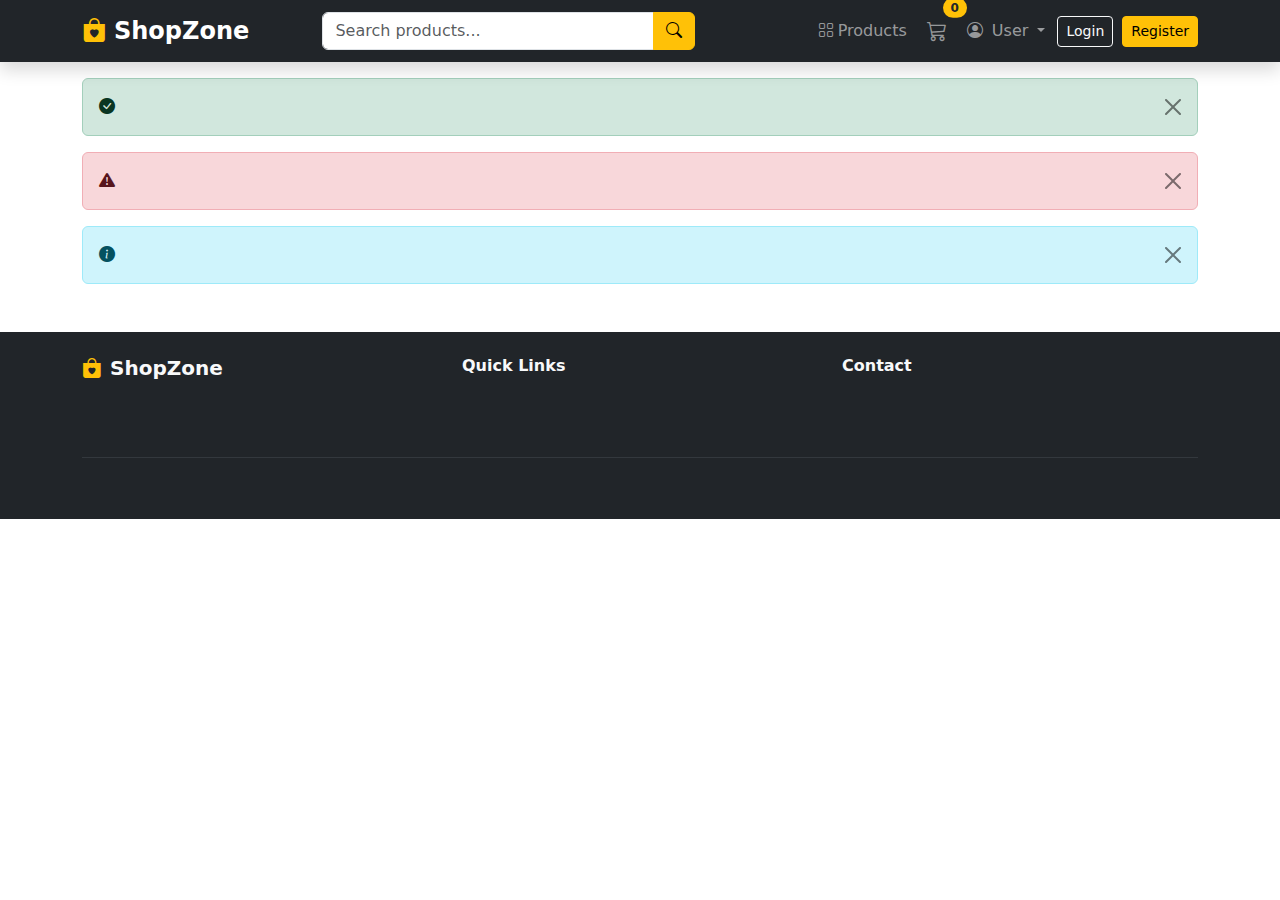
<file: src/main/resources/templates/fragments/layout.html>
<!DOCTYPE html>
<html lang="en" xmlns:th="http://www.thymeleaf.org"
      xmlns:sec="http://www.thymeleaf.org/extras/spring-security">
<head>
    <meta charset="UTF-8">
    <meta name="viewport" content="width=device-width, initial-scale=1.0">
    <title th:text="${title ?: 'ShopZone - Your Online Store'}">ShopZone</title>
    <link href="https://cdn.jsdelivr.net/npm/bootstrap@5.3.0/dist/css/bootstrap.min.css" rel="stylesheet">
    <link href="https://cdn.jsdelivr.net/npm/bootstrap-icons@1.11.0/font/bootstrap-icons.css" rel="stylesheet">
    <link th:href="@{/css/style.css}" rel="stylesheet">
</head>
<body>

<!-- Navbar -->
<nav class="navbar navbar-expand-lg navbar-dark bg-dark sticky-top shadow">
    <div class="container">
        <a class="navbar-brand fw-bold fs-4" th:href="@{/}">
            <i class="bi bi-bag-heart-fill text-warning me-2"></i>ShopZone
        </a>
        <button class="navbar-toggler" type="button" data-bs-toggle="collapse" data-bs-target="#navbarNav">
            <span class="navbar-toggler-icon"></span>
        </button>
        <div class="collapse navbar-collapse" id="navbarNav">
            <!-- Search Bar -->
            <form class="d-flex mx-auto" th:action="@{/products}" method="get" style="width: 40%;">
                <div class="input-group">
                    <input class="form-control" type="search" name="search" placeholder="Search products..." aria-label="Search">
                    <button class="btn btn-warning" type="submit"><i class="bi bi-search"></i></button>
                </div>
            </form>

            <ul class="navbar-nav ms-auto align-items-center gap-1">
                <li class="nav-item">
                    <a class="nav-link" th:href="@{/products}"><i class="bi bi-grid me-1"></i>Products</a>
                </li>
                <li class="nav-item" sec:authorize="isAuthenticated()">
                    <a class="nav-link position-relative" th:href="@{/cart}">
                        <i class="bi bi-cart3 fs-5"></i>
                        <span class="position-absolute top-0 start-100 translate-middle badge rounded-pill bg-warning text-dark"
                              th:text="${cartCount ?: 0}" th:if="${cartCount != null and cartCount > 0}">0</span>
                    </a>
                </li>
                <li class="nav-item dropdown" sec:authorize="isAuthenticated()">
                    <a class="nav-link dropdown-toggle" href="#" data-bs-toggle="dropdown">
                        <i class="bi bi-person-circle me-1"></i>
                        <span sec:authentication="name">User</span>
                    </a>
                    <ul class="dropdown-menu dropdown-menu-end">
                        <li><a class="dropdown-item" th:href="@{/orders}"><i class="bi bi-bag me-2"></i>My Orders</a></li>
                        <li sec:authorize="hasRole('ADMIN')"><a class="dropdown-item" th:href="@{/admin}"><i class="bi bi-speedometer2 me-2"></i>Admin Panel</a></li>
                        <li><hr class="dropdown-divider"></li>
                        <li>
                            <form th:action="@{/logout}" method="post">
                                <input type="hidden" th:name="${_csrf.parameterName}" th:value="${_csrf.token}">
                                <button class="dropdown-item text-danger" type="submit"><i class="bi bi-box-arrow-right me-2"></i>Logout</button>
                            </form>
                        </li>
                    </ul>
                </li>
                <li class="nav-item" sec:authorize="!isAuthenticated()">
                    <a class="btn btn-outline-light btn-sm me-1" th:href="@{/login}">Login</a>
                    <a class="btn btn-warning btn-sm" th:href="@{/register}">Register</a>
                </li>
            </ul>
        </div>
    </div>
</nav>

<!-- Flash Messages -->
<div class="container mt-3" th:if="${success != null or error != null or message != null}">
    <div class="alert alert-success alert-dismissible fade show" th:if="${success}" role="alert">
        <i class="bi bi-check-circle-fill me-2"></i><span th:text="${success}"></span>
        <button type="button" class="btn-close" data-bs-dismiss="alert"></button>
    </div>
    <div class="alert alert-danger alert-dismissible fade show" th:if="${error}" role="alert">
        <i class="bi bi-exclamation-triangle-fill me-2"></i><span th:text="${error}"></span>
        <button type="button" class="btn-close" data-bs-dismiss="alert"></button>
    </div>
    <div class="alert alert-info alert-dismissible fade show" th:if="${message}" role="alert">
        <i class="bi bi-info-circle-fill me-2"></i><span th:text="${message}"></span>
        <button type="button" class="btn-close" data-bs-dismiss="alert"></button>
    </div>
</div>

<!-- Main Content -->
<main>
    <th:block th:fragment="content"></th:block>
</main>

<!-- Footer -->
<footer class="bg-dark text-light mt-5 py-4">
    <div class="container">
        <div class="row">
            <div class="col-md-4">
                <h5 class="fw-bold"><i class="bi bi-bag-heart-fill text-warning me-2"></i>ShopZone</h5>
                <p class="text-muted small">Your one-stop shop for everything you need.</p>
            </div>
            <div class="col-md-4">
                <h6 class="fw-bold">Quick Links</h6>
                <ul class="list-unstyled small">
                    <li><a class="text-muted text-decoration-none" th:href="@{/}">Home</a></li>
                    <li><a class="text-muted text-decoration-none" th:href="@{/products}">Products</a></li>
                </ul>
            </div>
            <div class="col-md-4">
                <h6 class="fw-bold">Contact</h6>
                <p class="text-muted small mb-0"><i class="bi bi-envelope me-1"></i> support@shopzone.com</p>
                <p class="text-muted small"><i class="bi bi-telephone me-1"></i> +1 (555) 123-4567</p>
            </div>
        </div>
        <hr class="border-secondary">
        <p class="text-center text-muted small mb-0">© 2024 ShopZone. Built with Spring Boot.</p>
    </div>
</footer>

<script src="https://cdn.jsdelivr.net/npm/bootstrap@5.3.0/dist/js/bootstrap.bundle.min.js"></script>
<script th:src="@{/js/app.js}"></script>
</body>
</html>
</file>
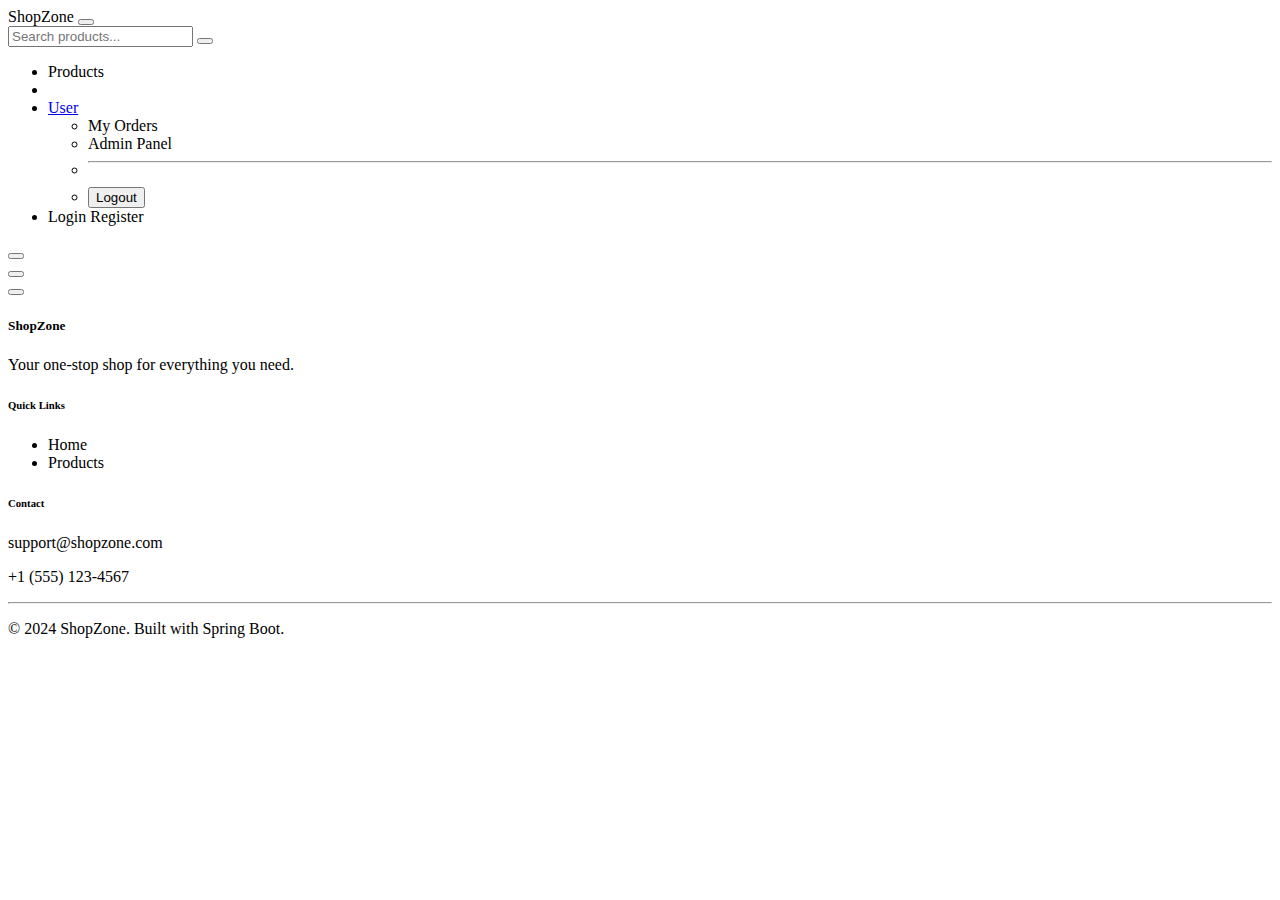
<file: src/main/resources/templates/fragments/nav.html>
<!DOCTYPE html>
<html lang="en" xmlns:th="http://www.thymeleaf.org"
      xmlns:sec="http://www.thymeleaf.org/extras/spring-security">
<body>
<nav th:fragment="navbar" class="navbar navbar-expand-lg navbar-dark bg-dark sticky-top shadow">
    <div class="container">
        <a class="navbar-brand fw-bold fs-4" th:href="@{/}">
            <i class="bi bi-bag-heart-fill text-warning me-2"></i>ShopZone
        </a>
        <button class="navbar-toggler" type="button" data-bs-toggle="collapse" data-bs-target="#navbarNav">
            <span class="navbar-toggler-icon"></span>
        </button>
        <div class="collapse navbar-collapse" id="navbarNav">
            <form class="d-flex mx-auto" th:action="@{/products}" method="get" style="width:40%;">
                <div class="input-group">
                    <input class="form-control" type="search" name="search" placeholder="Search products...">
                    <button class="btn btn-warning" type="submit"><i class="bi bi-search"></i></button>
                </div>
            </form>
            <ul class="navbar-nav ms-auto align-items-center gap-1">
                <li class="nav-item"><a class="nav-link" th:href="@{/products}"><i class="bi bi-grid me-1"></i>Products</a></li>
                <li class="nav-item" sec:authorize="isAuthenticated()">
                    <a class="nav-link position-relative" th:href="@{/cart}">
                        <i class="bi bi-cart3 fs-5"></i>
                        <span class="position-absolute top-0 start-100 translate-middle badge rounded-pill bg-warning text-dark"
                              th:text="${cartCount}" th:if="${cartCount != null and cartCount > 0}"></span>
                    </a>
                </li>
                <li class="nav-item dropdown" sec:authorize="isAuthenticated()">
                    <a class="nav-link dropdown-toggle" href="#" data-bs-toggle="dropdown">
                        <i class="bi bi-person-circle me-1"></i><span sec:authentication="name">User</span>
                    </a>
                    <ul class="dropdown-menu dropdown-menu-end">
                        <li><a class="dropdown-item" th:href="@{/orders}"><i class="bi bi-bag me-2"></i>My Orders</a></li>
                        <li sec:authorize="hasRole('ADMIN')"><a class="dropdown-item" th:href="@{/admin}"><i class="bi bi-speedometer2 me-2"></i>Admin Panel</a></li>
                        <li><hr class="dropdown-divider"></li>
                        <li>
                            <form th:action="@{/logout}" method="post" class="d-inline">
                                <input type="hidden" th:name="${_csrf.parameterName}" th:value="${_csrf.token}">
                                <button class="dropdown-item text-danger" type="submit"><i class="bi bi-box-arrow-right me-2"></i>Logout</button>
                            </form>
                        </li>
                    </ul>
                </li>
                <li class="nav-item" sec:authorize="!isAuthenticated()">
                    <a class="btn btn-outline-light btn-sm me-1" th:href="@{/login}">Login</a>
                    <a class="btn btn-warning btn-sm" th:href="@{/register}">Register</a>
                </li>
            </ul>
        </div>
    </div>
</nav>

<div th:fragment="alerts">
    <div class="container mt-3" th:if="${success != null or error != null or message != null}">
        <div class="alert alert-success alert-dismissible fade show" th:if="${success}">
            <i class="bi bi-check-circle-fill me-2"></i><span th:text="${success}"></span>
            <button type="button" class="btn-close" data-bs-dismiss="alert"></button>
        </div>
        <div class="alert alert-danger alert-dismissible fade show" th:if="${error}">
            <i class="bi bi-exclamation-triangle-fill me-2"></i><span th:text="${error}"></span>
            <button type="button" class="btn-close" data-bs-dismiss="alert"></button>
        </div>
        <div class="alert alert-info alert-dismissible fade show" th:if="${message}">
            <i class="bi bi-info-circle-fill me-2"></i><span th:text="${message}"></span>
            <button type="button" class="btn-close" data-bs-dismiss="alert"></button>
        </div>
    </div>
</div>

<footer th:fragment="footer" class="bg-dark text-light py-4 mt-5">
    <div class="container">
        <div class="row">
            <div class="col-md-4">
                <h5 class="fw-bold"><i class="bi bi-bag-heart-fill text-warning me-2"></i>ShopZone</h5>
                <p class="text-muted small">Your one-stop shop for everything you need.</p>
            </div>
            <div class="col-md-4">
                <h6 class="fw-bold">Quick Links</h6>
                <ul class="list-unstyled small">
                    <li><a class="text-muted text-decoration-none" th:href="@{/}">Home</a></li>
                    <li><a class="text-muted text-decoration-none" th:href="@{/products}">Products</a></li>
                </ul>
            </div>
            <div class="col-md-4">
                <h6 class="fw-bold">Contact</h6>
                <p class="text-muted small mb-0"><i class="bi bi-envelope me-1"></i> support@shopzone.com</p>
                <p class="text-muted small"><i class="bi bi-telephone me-1"></i> +1 (555) 123-4567</p>
            </div>
        </div>
        <hr class="border-secondary">
        <p class="text-center text-muted small mb-0">© 2024 ShopZone. Built with Spring Boot.</p>
    </div>
</footer>
</body>
</html>
</file>
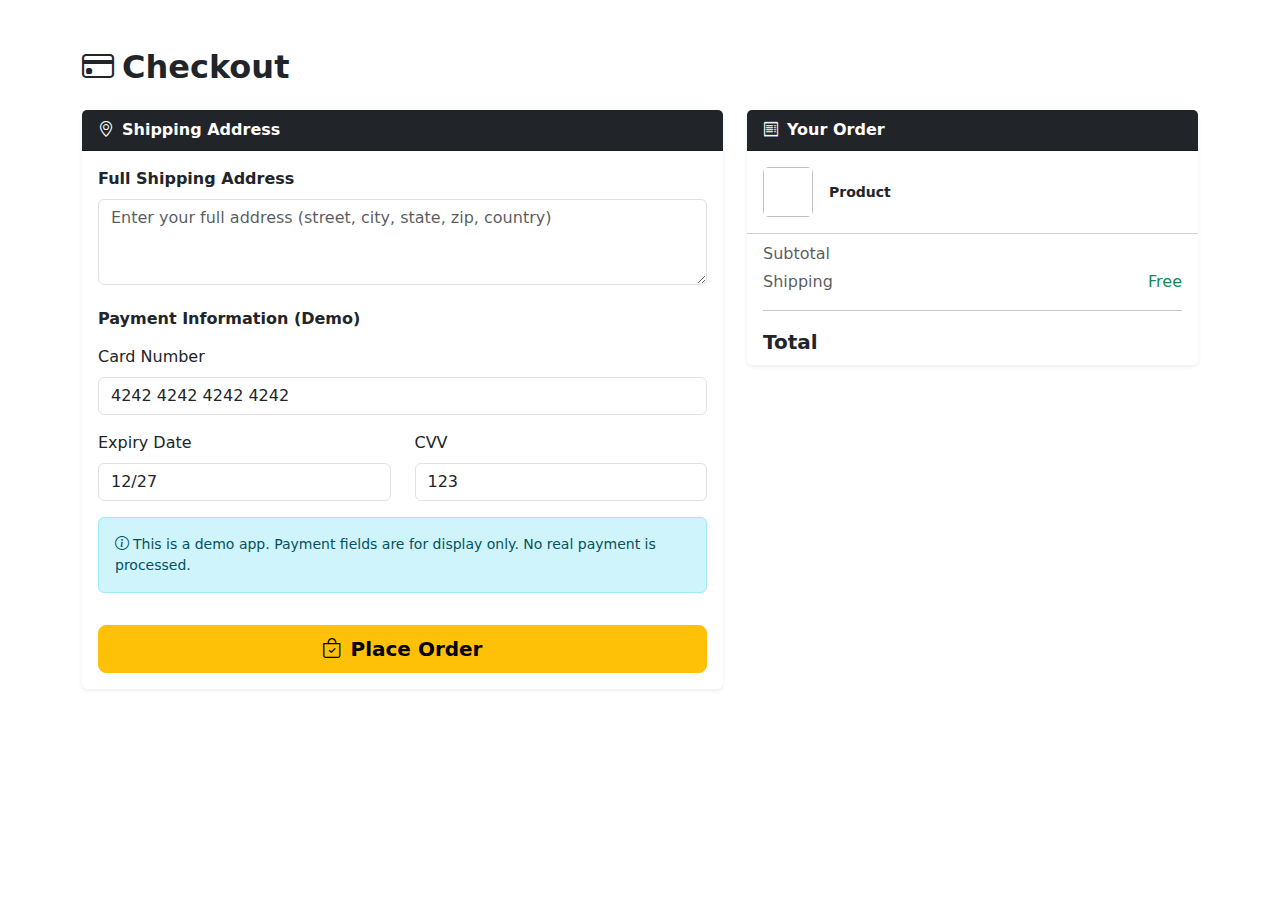
<file: src/main/resources/templates/orders/checkout.html>
<!DOCTYPE html>
<html lang="en" xmlns:th="http://www.thymeleaf.org"
      xmlns:sec="http://www.thymeleaf.org/extras/spring-security">
<head>
    <meta charset="UTF-8">
    <meta name="viewport" content="width=device-width, initial-scale=1.0">
    <title>Checkout - ShopZone</title>
    <link href="https://cdn.jsdelivr.net/npm/bootstrap@5.3.0/dist/css/bootstrap.min.css" rel="stylesheet">
    <link href="https://cdn.jsdelivr.net/npm/bootstrap-icons@1.11.0/font/bootstrap-icons.css" rel="stylesheet">
    <link th:href="@{/css/style.css}" rel="stylesheet">
</head>
<body>
<div th:replace="~{fragments/nav :: navbar}"></div>
<div th:replace="~{fragments/nav :: alerts}"></div>

<div class="container py-5">
    <h2 class="fw-bold mb-4"><i class="bi bi-credit-card me-2"></i>Checkout</h2>

    <div class="row g-4">
        <!-- Shipping Info -->
        <div class="col-lg-7">
            <div class="card border-0 shadow-sm">
                <div class="card-header bg-dark text-white fw-bold">
                    <i class="bi bi-geo-alt me-2"></i>Shipping Address
                </div>
                <div class="card-body">
                    <form th:action="@{/orders/place}" method="post" id="checkoutForm">
                        <input type="hidden" th:name="${_csrf.parameterName}" th:value="${_csrf.token}">
                        <div class="mb-3">
                            <label class="form-label fw-semibold">Full Shipping Address</label>
                            <textarea class="form-control" name="shippingAddress" rows="3"
                                      placeholder="Enter your full address (street, city, state, zip, country)"
                                      required></textarea>
                        </div>

                        <!-- Payment (Mock) -->
                        <h6 class="fw-bold mt-4 mb-3">Payment Information (Demo)</h6>
                        <div class="mb-3">
                            <label class="form-label">Card Number</label>
                            <input type="text" class="form-control" placeholder="4242 4242 4242 4242" maxlength="19" readonly value="4242 4242 4242 4242">
                        </div>
                        <div class="row">
                            <div class="col-6">
                                <label class="form-label">Expiry Date</label>
                                <input type="text" class="form-control" placeholder="MM/YY" readonly value="12/27">
                            </div>
                            <div class="col-6">
                                <label class="form-label">CVV</label>
                                <input type="text" class="form-control" placeholder="123" readonly value="123">
                            </div>
                        </div>
                        <div class="alert alert-info mt-3 small">
                            <i class="bi bi-info-circle me-1"></i>This is a demo app. Payment fields are for display only. No real payment is processed.
                        </div>

                        <button type="submit" class="btn btn-warning w-100 fw-bold btn-lg mt-3">
                            <i class="bi bi-bag-check me-2"></i>Place Order
                        </button>
                    </form>
                </div>
            </div>
        </div>

        <!-- Order Summary -->
        <div class="col-lg-5">
            <div class="card border-0 shadow-sm">
                <div class="card-header bg-dark text-white fw-bold">
                    <i class="bi bi-receipt me-2"></i>Your Order
                </div>
                <div class="card-body p-0">
                    <div th:each="item, stat : ${cartItems}"
                         class="d-flex align-items-center gap-3 p-3"
                         th:classappend="${!stat.last} ? 'border-bottom' : ''">
                        <img th:src="${item.imageUrl ?: 'https://via.placeholder.com/50?text=P'}"
                             width="50" height="50" class="rounded object-fit-cover" th:alt="${item.productName}">
                        <div class="flex-grow-1">
                            <div class="fw-semibold small" th:text="${item.productName}">Product</div>
                            <div class="text-muted small" th:text="'Qty: ' + ${item.quantity}"></div>
                        </div>
                        <span class="fw-bold" th:text="'$' + ${#numbers.formatDecimal(item.subtotal, 1, 2)}"></span>
                    </div>
                </div>
                <div class="card-footer bg-white">
                    <div class="d-flex justify-content-between mb-1">
                        <span class="text-muted">Subtotal</span>
                        <span th:text="'$' + ${#numbers.formatDecimal(cartTotal, 1, 2)}"></span>
                    </div>
                    <div class="d-flex justify-content-between mb-2">
                        <span class="text-muted">Shipping</span>
                        <span class="text-success">Free</span>
                    </div>
                    <hr>
                    <div class="d-flex justify-content-between fw-bold fs-5">
                        <span>Total</span>
                        <span class="text-primary" th:text="'$' + ${#numbers.formatDecimal(cartTotal, 1, 2)}"></span>
                    </div>
                </div>
            </div>
        </div>
    </div>
</div>

<div th:replace="~{fragments/nav :: footer}"></div>
<script src="https://cdn.jsdelivr.net/npm/bootstrap@5.3.0/dist/js/bootstrap.bundle.min.js"></script>
</body>
</html>
</file>
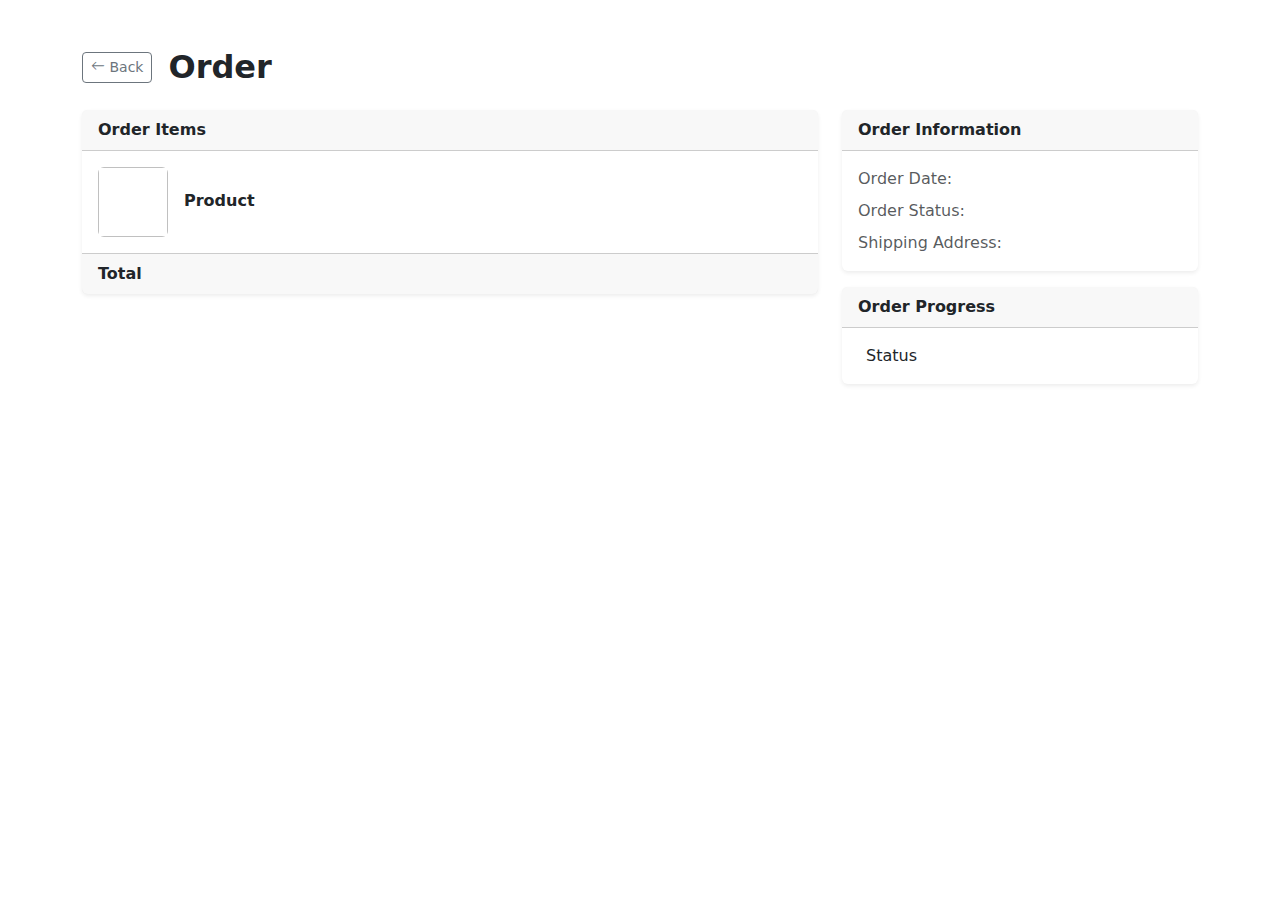
<file: src/main/resources/templates/orders/detail.html>
<!DOCTYPE html>
<html lang="en" xmlns:th="http://www.thymeleaf.org"
      xmlns:sec="http://www.thymeleaf.org/extras/spring-security">
<head>
    <meta charset="UTF-8">
    <meta name="viewport" content="width=device-width, initial-scale=1.0">
    <title th:text="'Order #' + ${order.id} + ' - ShopZone'">Order</title>
    <link href="https://cdn.jsdelivr.net/npm/bootstrap@5.3.0/dist/css/bootstrap.min.css" rel="stylesheet">
    <link href="https://cdn.jsdelivr.net/npm/bootstrap-icons@1.11.0/font/bootstrap-icons.css" rel="stylesheet">
    <link th:href="@{/css/style.css}" rel="stylesheet">
</head>
<body>
<div th:replace="~{fragments/nav :: navbar}"></div>
<div th:replace="~{fragments/nav :: alerts}"></div>

<div class="container py-5">
    <div class="d-flex align-items-center gap-3 mb-4">
        <a th:href="@{/orders}" class="btn btn-outline-secondary btn-sm">
            <i class="bi bi-arrow-left"></i> Back
        </a>
        <h2 class="fw-bold mb-0" th:text="'Order #' + ${order.id}">Order</h2>
        <span class="badge fs-6"
              th:classappend="${order.status.name() == 'PENDING'} ? 'bg-warning text-dark' :
                              ${order.status.name() == 'CONFIRMED'} ? 'bg-info' :
                              ${order.status.name() == 'SHIPPED'} ? 'bg-primary' :
                              ${order.status.name() == 'DELIVERED'} ? 'bg-success' : 'bg-danger'"
              th:text="${order.status}">Status</span>
    </div>

    <div class="row g-4">
        <!-- Order Items -->
        <div class="col-lg-8">
            <div class="card border-0 shadow-sm mb-4">
                <div class="card-header fw-bold">Order Items</div>
                <div class="card-body p-0">
                    <div th:each="item, stat : ${order.items}"
                         class="d-flex align-items-center gap-3 p-3"
                         th:classappend="${!stat.last} ? 'border-bottom' : ''">
                        <img th:src="${item.product.imageUrl ?: 'https://via.placeholder.com/70?text=P'}"
                             width="70" height="70" class="rounded" style="object-fit:cover;" th:alt="${item.product.name}">
                        <div class="flex-grow-1">
                            <h6 class="fw-semibold mb-1" th:text="${item.product.name}">Product</h6>
                            <p class="text-muted small mb-0"
                               th:text="'$' + ${#numbers.formatDecimal(item.unitPrice, 1, 2)} + ' × ' + ${item.quantity}"></p>
                        </div>
                        <span class="fw-bold text-primary"
                              th:text="'$' + ${#numbers.formatDecimal(item.subtotal, 1, 2)}"></span>
                    </div>
                </div>
                <div class="card-footer d-flex justify-content-between fw-bold">
                    <span>Total</span>
                    <span class="text-primary fs-5" th:text="'$' + ${#numbers.formatDecimal(order.totalAmount, 1, 2)}"></span>
                </div>
            </div>
        </div>

        <!-- Order Info -->
        <div class="col-lg-4">
            <div class="card border-0 shadow-sm mb-3">
                <div class="card-header fw-bold">Order Information</div>
                <div class="card-body">
                    <p class="mb-2"><span class="text-muted">Order Date:</span><br>
                        <strong th:text="${#temporals.format(order.createdAt, 'MMMM dd, yyyy HH:mm')}"></strong>
                    </p>
                    <p class="mb-2"><span class="text-muted">Order Status:</span><br>
                        <strong th:text="${order.status}"></strong>
                    </p>
                    <p class="mb-0"><span class="text-muted">Shipping Address:</span><br>
                        <strong th:text="${order.shippingAddress}"></strong>
                    </p>
                </div>
            </div>

            <!-- Order Timeline -->
            <div class="card border-0 shadow-sm">
                <div class="card-header fw-bold">Order Progress</div>
                <div class="card-body">
                    <div class="d-flex flex-column gap-2">
                        <div th:each="status : ${ {'PENDING','CONFIRMED','SHIPPED','DELIVERED'} }"
                             class="d-flex align-items-center gap-2">
                            <i class="bi fs-5"
                               th:classappend="${order.status.ordinal() >= T(com.ecommerce.model.Order.OrderStatus).valueOf(status).ordinal()} ?
                                               'bi-check-circle-fill text-success' : 'bi-circle text-muted'"></i>
                            <span th:text="${status}"
                                  th:classappend="${order.status.name() == status} ? 'fw-bold' : 'text-muted'">Status</span>
                        </div>
                    </div>
                </div>
            </div>
        </div>
    </div>
</div>

<div th:replace="~{fragments/nav :: footer}"></div>
<script src="https://cdn.jsdelivr.net/npm/bootstrap@5.3.0/dist/js/bootstrap.bundle.min.js"></script>
</body>
</html>
</file>
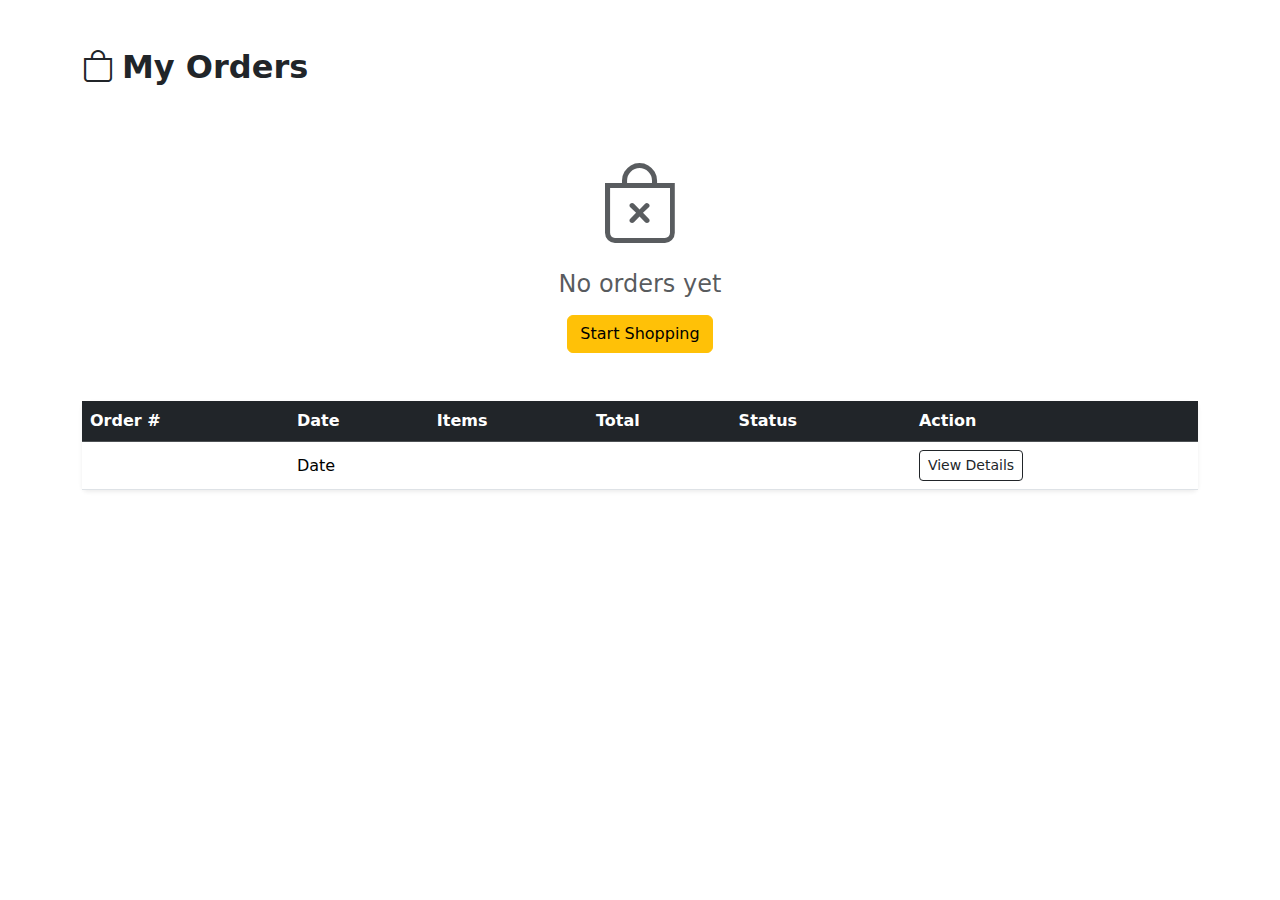
<file: src/main/resources/templates/orders/list.html>
<!DOCTYPE html>
<html lang="en" xmlns:th="http://www.thymeleaf.org"
      xmlns:sec="http://www.thymeleaf.org/extras/spring-security">
<head>
    <meta charset="UTF-8">
    <meta name="viewport" content="width=device-width, initial-scale=1.0">
    <title>My Orders - ShopZone</title>
    <link href="https://cdn.jsdelivr.net/npm/bootstrap@5.3.0/dist/css/bootstrap.min.css" rel="stylesheet">
    <link href="https://cdn.jsdelivr.net/npm/bootstrap-icons@1.11.0/font/bootstrap-icons.css" rel="stylesheet">
    <link th:href="@{/css/style.css}" rel="stylesheet">
</head>
<body>
<div th:replace="~{fragments/nav :: navbar}"></div>
<div th:replace="~{fragments/nav :: alerts}"></div>

<div class="container py-5">
    <h2 class="fw-bold mb-4"><i class="bi bi-bag me-2"></i>My Orders</h2>

    <div th:if="${orders.empty}" class="text-center py-5">
        <i class="bi bi-bag-x display-1 text-muted"></i>
        <h4 class="mt-3 text-muted">No orders yet</h4>
        <a th:href="@{/products}" class="btn btn-warning mt-2">Start Shopping</a>
    </div>

    <div class="card border-0 shadow-sm" th:if="${!orders.empty}">
        <div class="table-responsive">
            <table class="table table-hover align-middle mb-0">
                <thead class="table-dark">
                    <tr>
                        <th>Order #</th>
                        <th>Date</th>
                        <th>Items</th>
                        <th>Total</th>
                        <th>Status</th>
                        <th>Action</th>
                    </tr>
                </thead>
                <tbody>
                    <tr th:each="order : ${orders}">
                        <td class="fw-semibold" th:text="'#' + ${order.id}"></td>
                        <td th:text="${#temporals.format(order.createdAt, 'MMM dd, yyyy')}">Date</td>
                        <td th:text="${order.items.size()} + ' item(s)'"></td>
                        <td class="fw-bold text-primary" th:text="'$' + ${#numbers.formatDecimal(order.totalAmount, 1, 2)}"></td>
                        <td>
                            <span class="badge"
                                  th:classappend="${order.status.name() == 'PENDING'} ? 'bg-warning text-dark' :
                                                  ${order.status.name() == 'CONFIRMED'} ? 'bg-info' :
                                                  ${order.status.name() == 'SHIPPED'} ? 'bg-primary' :
                                                  ${order.status.name() == 'DELIVERED'} ? 'bg-success' : 'bg-danger'"
                                  th:text="${order.status}">Status</span>
                        </td>
                        <td>
                            <a th:href="@{/orders/{id}(id=${order.id})}" class="btn btn-outline-dark btn-sm">
                                View Details
                            </a>
                        </td>
                    </tr>
                </tbody>
            </table>
        </div>
    </div>
</div>

<div th:replace="~{fragments/nav :: footer}"></div>
<script src="https://cdn.jsdelivr.net/npm/bootstrap@5.3.0/dist/js/bootstrap.bundle.min.js"></script>
</body>
</html>
</file>
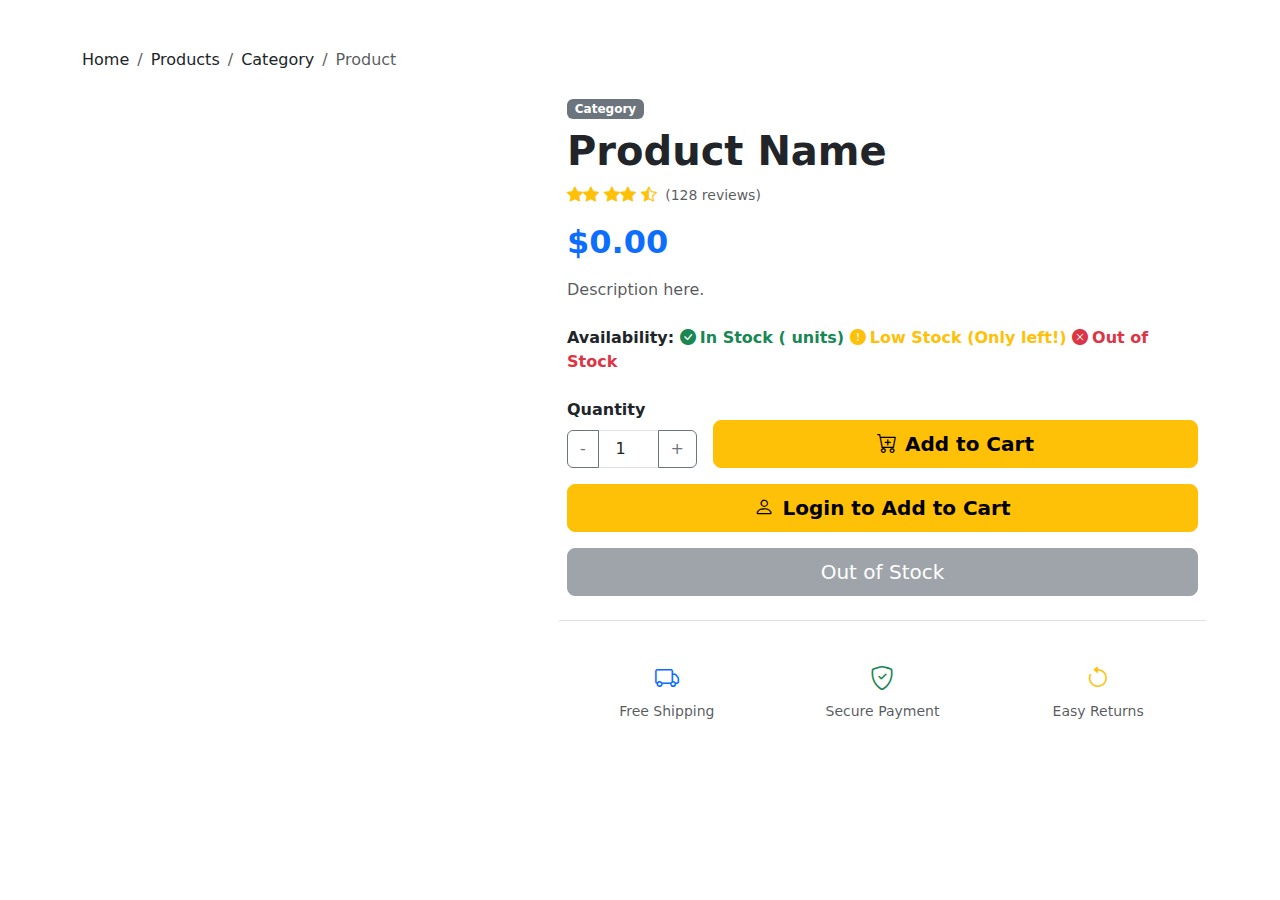
<file: src/main/resources/templates/products/detail.html>
<!DOCTYPE html>
<html lang="en" xmlns:th="http://www.thymeleaf.org"
      xmlns:sec="http://www.thymeleaf.org/extras/spring-security">
<head>
    <meta charset="UTF-8">
    <meta name="viewport" content="width=device-width, initial-scale=1.0">
    <title th:text="${product.name} + ' - ShopZone'">Product - ShopZone</title>
    <link href="https://cdn.jsdelivr.net/npm/bootstrap@5.3.0/dist/css/bootstrap.min.css" rel="stylesheet">
    <link href="https://cdn.jsdelivr.net/npm/bootstrap-icons@1.11.0/font/bootstrap-icons.css" rel="stylesheet">
    <link th:href="@{/css/style.css}" rel="stylesheet">
</head>
<body>
<div th:replace="~{fragments/nav :: navbar}"></div>
<div th:replace="~{fragments/nav :: alerts}"></div>

<div class="container py-5">
    <!-- Breadcrumb -->
    <nav aria-label="breadcrumb" class="mb-4">
        <ol class="breadcrumb">
            <li class="breadcrumb-item"><a th:href="@{/}">Home</a></li>
            <li class="breadcrumb-item"><a th:href="@{/products}">Products</a></li>
            <li class="breadcrumb-item"><a th:href="@{/products(category=${product.category})}" th:text="${product.category}">Category</a></li>
            <li class="breadcrumb-item active" th:text="${product.name}">Product</li>
        </ol>
    </nav>

    <div class="row g-5">
        <!-- Product Image -->
        <div class="col-md-5">
            <div class="card border-0 shadow">
                <img th:src="${product.imageUrl ?: 'https://via.placeholder.com/500?text=' + product.name}"
                     class="card-img-top rounded" th:alt="${product.name}" style="max-height:400px; object-fit:cover;">
            </div>
        </div>

        <!-- Product Info -->
        <div class="col-md-7">
            <span class="badge bg-secondary mb-2" th:text="${product.category}">Category</span>
            <h1 class="fw-bold" th:text="${product.name}">Product Name</h1>

            <div class="d-flex align-items-center gap-2 mb-3">
                <div class="text-warning">
                    <i class="bi bi-star-fill"></i><i class="bi bi-star-fill"></i>
                    <i class="bi bi-star-fill"></i><i class="bi bi-star-fill"></i>
                    <i class="bi bi-star-half"></i>
                </div>
                <span class="text-muted small">(128 reviews)</span>
            </div>

            <h2 class="text-primary fw-bold mb-3" th:text="'$' + ${#numbers.formatDecimal(product.price, 1, 2)}">$0.00</h2>

            <p class="text-muted mb-4" th:text="${product.description}">Description here.</p>

            <div class="mb-4">
                <span class="fw-semibold">Availability: </span>
                <span class="text-success fw-bold" th:if="${product.stockQuantity > 5}">
                    <i class="bi bi-check-circle-fill me-1"></i>In Stock (<span th:text="${product.stockQuantity}"></span> units)
                </span>
                <span class="text-warning fw-bold" th:if="${product.stockQuantity > 0 and product.stockQuantity <= 5}">
                    <i class="bi bi-exclamation-circle-fill me-1"></i>Low Stock (Only <span th:text="${product.stockQuantity}"></span> left!)
                </span>
                <span class="text-danger fw-bold" th:if="${product.stockQuantity == 0}">
                    <i class="bi bi-x-circle-fill me-1"></i>Out of Stock
                </span>
            </div>

            <!-- Add to Cart Form -->
            <form th:action="@{/cart/add/{id}(id=${product.id})}" method="post"
                  th:if="${product.stockQuantity > 0}" sec:authorize="isAuthenticated()">
                <input type="hidden" th:name="${_csrf.parameterName}" th:value="${_csrf.token}">
                <div class="row g-3 align-items-end">
                    <div class="col-auto">
                        <label class="form-label fw-semibold">Quantity</label>
                        <div class="input-group" style="width:130px;">
                            <button type="button" class="btn btn-outline-secondary" onclick="adjustQty(-1)">-</button>
                            <input type="number" id="quantity" name="quantity" value="1"
                                   min="1" th:max="${product.stockQuantity}"
                                   class="form-control text-center">
                            <button type="button" class="btn btn-outline-secondary" onclick="adjustQty(1)">+</button>
                        </div>
                    </div>
                    <div class="col">
                        <button type="submit" class="btn btn-warning btn-lg w-100 fw-bold">
                            <i class="bi bi-cart-plus me-2"></i>Add to Cart
                        </button>
                    </div>
                </div>
            </form>

            <div th:if="${product.stockQuantity > 0}" sec:authorize="!isAuthenticated()" class="mt-3">
                <a th:href="@{/login}" class="btn btn-warning btn-lg w-100 fw-bold">
                    <i class="bi bi-person me-2"></i>Login to Add to Cart
                </a>
            </div>

            <button class="btn btn-secondary btn-lg w-100 mt-3" disabled th:if="${product.stockQuantity == 0}">
                Out of Stock
            </button>

            <!-- Features -->
            <div class="row g-3 mt-4 border-top pt-4">
                <div class="col-4 text-center">
                    <i class="bi bi-truck text-primary fs-4"></i>
                    <p class="small text-muted mb-0 mt-1">Free Shipping</p>
                </div>
                <div class="col-4 text-center">
                    <i class="bi bi-shield-check text-success fs-4"></i>
                    <p class="small text-muted mb-0 mt-1">Secure Payment</p>
                </div>
                <div class="col-4 text-center">
                    <i class="bi bi-arrow-counterclockwise text-warning fs-4"></i>
                    <p class="small text-muted mb-0 mt-1">Easy Returns</p>
                </div>
            </div>
        </div>
    </div>
</div>

<div th:replace="~{fragments/nav :: footer}"></div>
<script src="https://cdn.jsdelivr.net/npm/bootstrap@5.3.0/dist/js/bootstrap.bundle.min.js"></script>
<script>
function adjustQty(delta) {
    const input = document.getElementById('quantity');
    const newVal = parseInt(input.value) + delta;
    const max = parseInt(input.max);
    if (newVal >= 1 && newVal <= max) input.value = newVal;
}
</script>
</body>
</html>
</file>
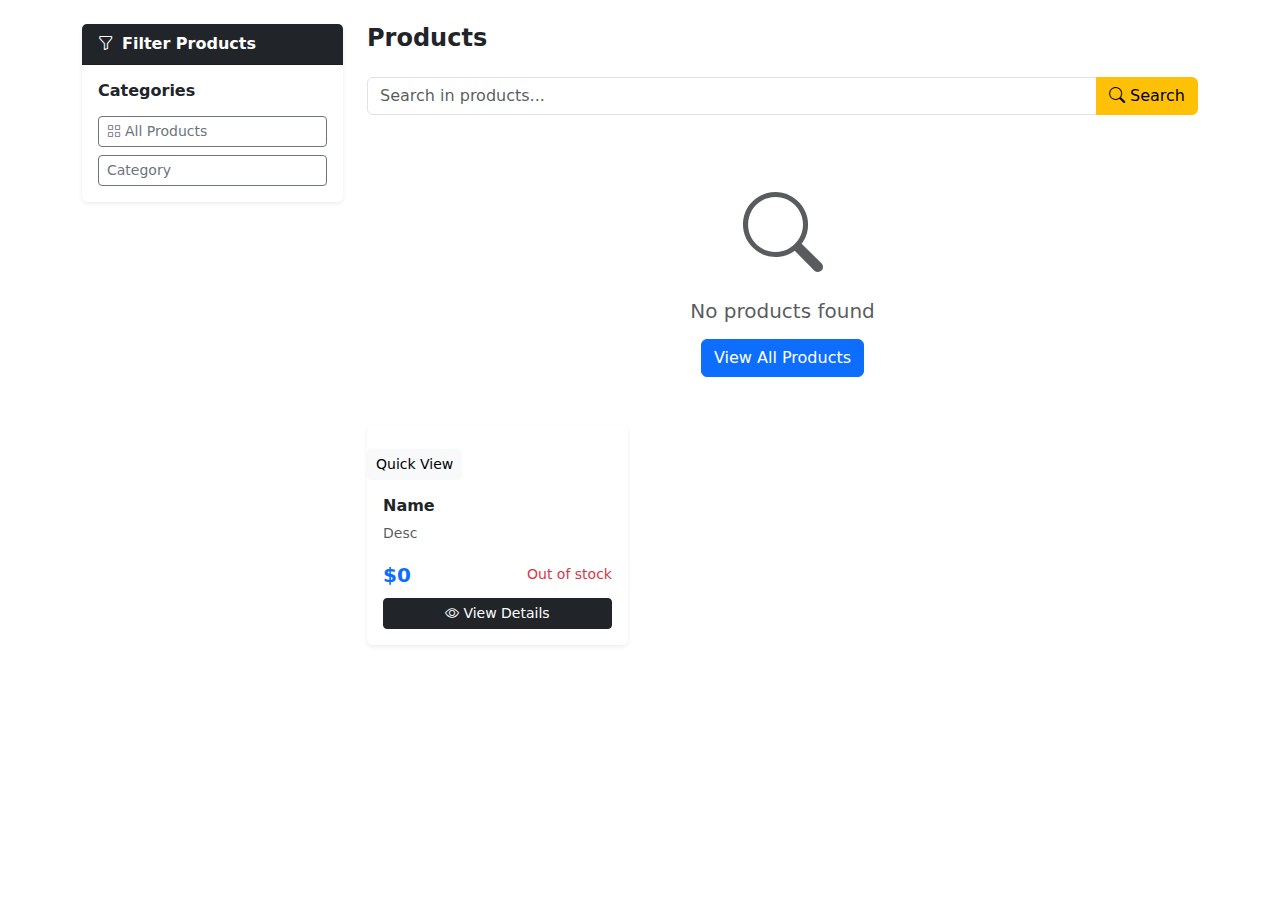
<file: src/main/resources/templates/products/list.html>
<!DOCTYPE html>
<html lang="en" xmlns:th="http://www.thymeleaf.org"
      xmlns:sec="http://www.thymeleaf.org/extras/spring-security">
<head>
    <meta charset="UTF-8">
    <meta name="viewport" content="width=device-width, initial-scale=1.0">
    <title>Products - ShopZone</title>
    <link href="https://cdn.jsdelivr.net/npm/bootstrap@5.3.0/dist/css/bootstrap.min.css" rel="stylesheet">
    <link href="https://cdn.jsdelivr.net/npm/bootstrap-icons@1.11.0/font/bootstrap-icons.css" rel="stylesheet">
    <link th:href="@{/css/style.css}" rel="stylesheet">
</head>
<body>
<div th:replace="~{fragments/nav :: navbar}"></div>
<div th:replace="~{fragments/nav :: alerts}"></div>

<div class="container py-4">
    <div class="row">
        <!-- Sidebar Filters -->
        <div class="col-lg-3 mb-4">
            <div class="card border-0 shadow-sm">
                <div class="card-header bg-dark text-white fw-bold">
                    <i class="bi bi-funnel me-2"></i>Filter Products
                </div>
                <div class="card-body">
                    <h6 class="fw-semibold mb-3">Categories</h6>
                    <div class="d-flex flex-column gap-2">
                        <a th:href="@{/products}" class="btn btn-sm btn-outline-secondary text-start"
                           th:classappend="${selectedCategory == null and search == null} ? 'active' : ''">
                            <i class="bi bi-grid me-1"></i>All Products
                        </a>
                        <a th:each="cat : ${categories}"
                           th:href="@{/products(category=${cat})}"
                           th:text="${cat}"
                           class="btn btn-sm btn-outline-secondary text-start"
                           th:classappend="${selectedCategory == cat} ? 'active' : ''">Category</a>
                    </div>
                </div>
            </div>
        </div>

        <!-- Product Grid -->
        <div class="col-lg-9">
            <!-- Header -->
            <div class="d-flex justify-content-between align-items-center mb-4">
                <div>
                    <h4 class="fw-bold mb-0"
                        th:text="${search != null ? 'Results for: &quot;' + search + '&quot;' :
                                   selectedCategory != null ? selectedCategory :
                                   'All Products'}">Products</h4>
                    <small class="text-muted" th:text="${products.size()} + ' products found'"></small>
                </div>
            </div>

            <!-- Search bar -->
            <form th:action="@{/products}" method="get" class="mb-4">
                <div class="input-group">
                    <input class="form-control" type="search" name="search"
                           th:value="${search}" placeholder="Search in products...">
                    <button class="btn btn-warning" type="submit"><i class="bi bi-search"></i> Search</button>
                </div>
            </form>

            <!-- Empty state -->
            <div th:if="${products.empty}" class="text-center py-5">
                <i class="bi bi-search display-1 text-muted"></i>
                <h5 class="mt-3 text-muted">No products found</h5>
                <a th:href="@{/products}" class="btn btn-primary mt-2">View All Products</a>
            </div>

            <!-- Product Grid -->
            <div class="row g-4" th:if="${!products.empty}">
                <div class="col-sm-6 col-xl-4" th:each="product : ${products}">
                    <div class="card product-card h-100 border-0 shadow-sm">
                        <div class="product-img-wrapper">
                            <img th:src="${product.imageUrl ?: 'https://via.placeholder.com/300?text=Product'}"
                                 class="card-img-top product-img" th:alt="${product.name}">
                            <div class="product-overlay">
                                <a th:href="@{/products/{id}(id=${product.id})}" class="btn btn-light btn-sm">Quick View</a>
                            </div>
                        </div>
                        <div class="card-body d-flex flex-column">
                            <span class="badge bg-secondary mb-1 align-self-start small" th:text="${product.category}"></span>
                            <h6 class="card-title fw-semibold" th:text="${product.name}">Name</h6>
                            <p class="text-muted small" th:text="${#strings.abbreviate(product.description ?: '', 80)}">Desc</p>
                            <div class="mt-auto">
                                <div class="d-flex justify-content-between align-items-center">
                                    <span class="fw-bold text-primary fs-5" th:text="'$' + ${#numbers.formatDecimal(product.price, 1, 2)}">$0</span>
                                    <small class="text-muted" th:if="${product.stockQuantity > 0}"
                                           th:text="${product.stockQuantity} + ' in stock'"></small>
                                    <small class="text-danger" th:if="${product.stockQuantity == 0}">Out of stock</small>
                                </div>
                                <a th:href="@{/products/{id}(id=${product.id})}" class="btn btn-dark w-100 btn-sm mt-2">
                                    <i class="bi bi-eye me-1"></i>View Details
                                </a>
                            </div>
                        </div>
                    </div>
                </div>
            </div>
        </div>
    </div>
</div>

<div th:replace="~{fragments/nav :: footer}"></div>
<script src="https://cdn.jsdelivr.net/npm/bootstrap@5.3.0/dist/js/bootstrap.bundle.min.js"></script>
</body>
</html>
</file>
